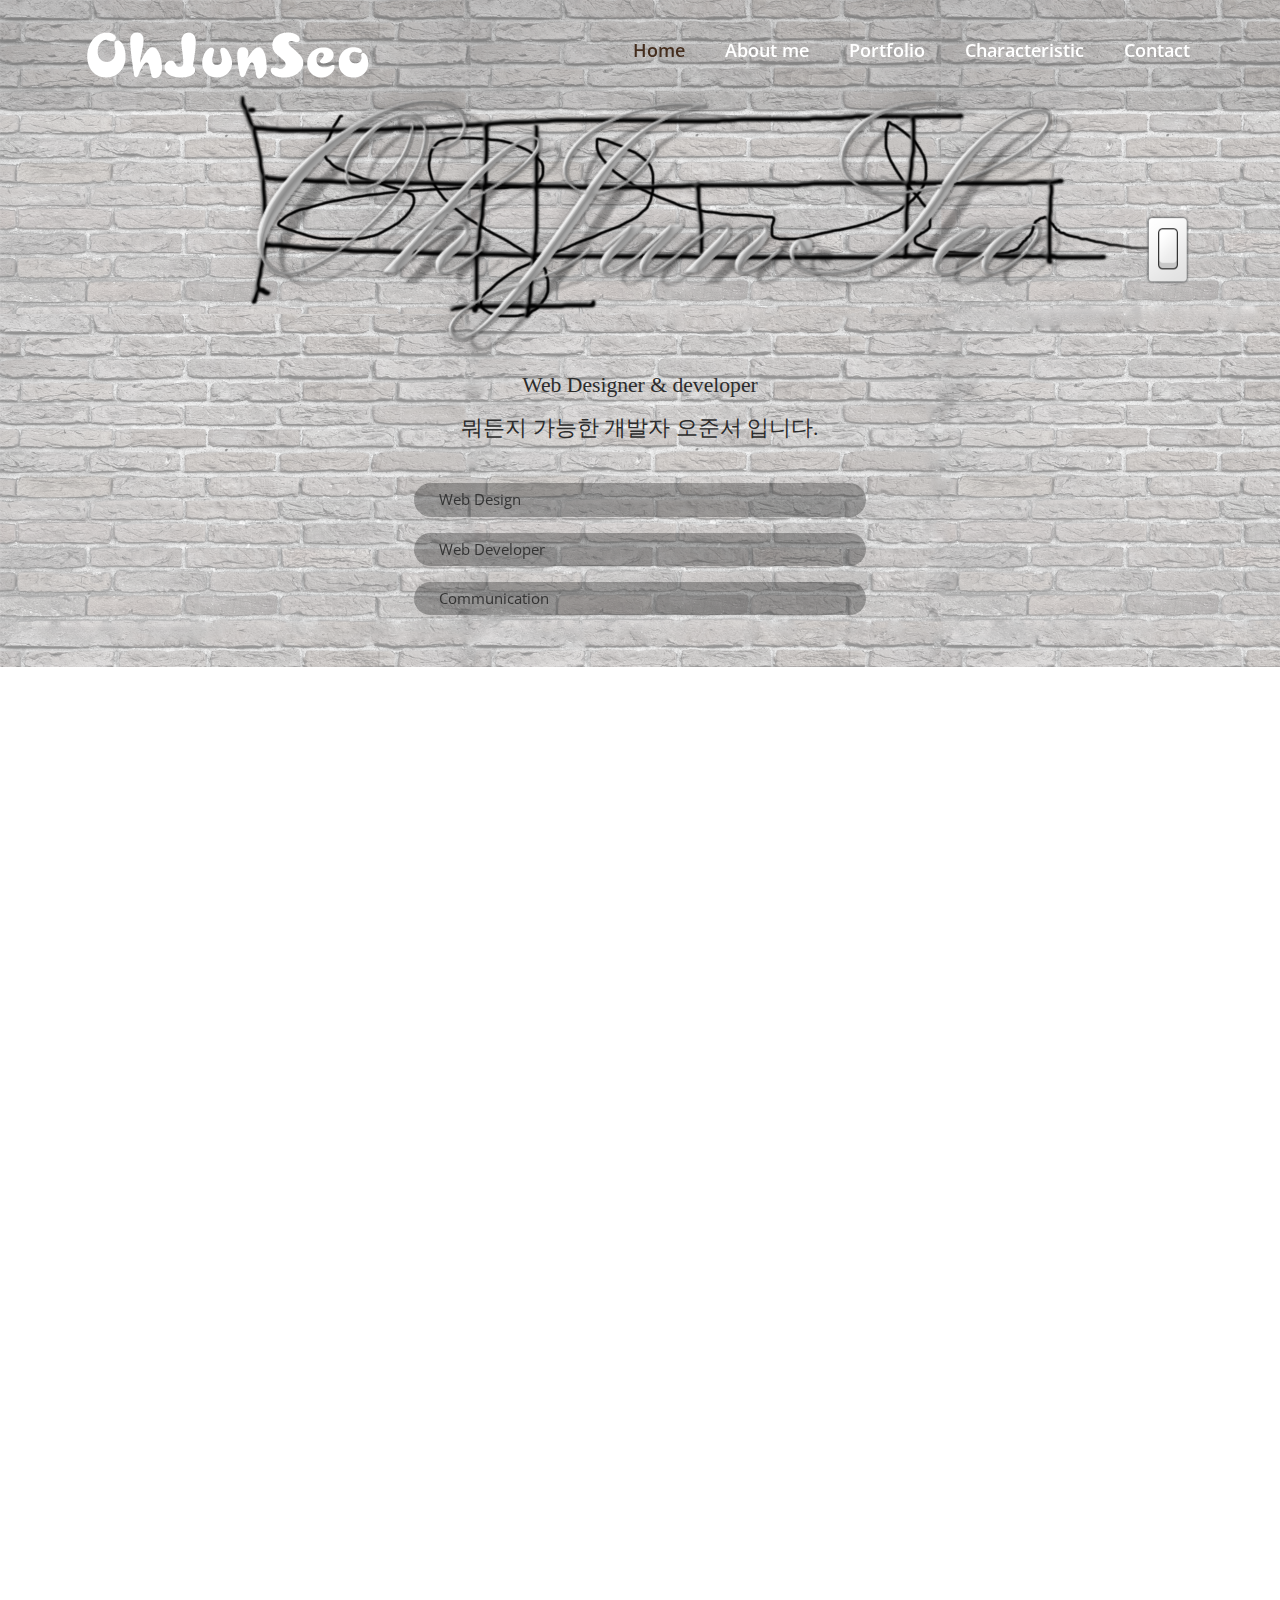
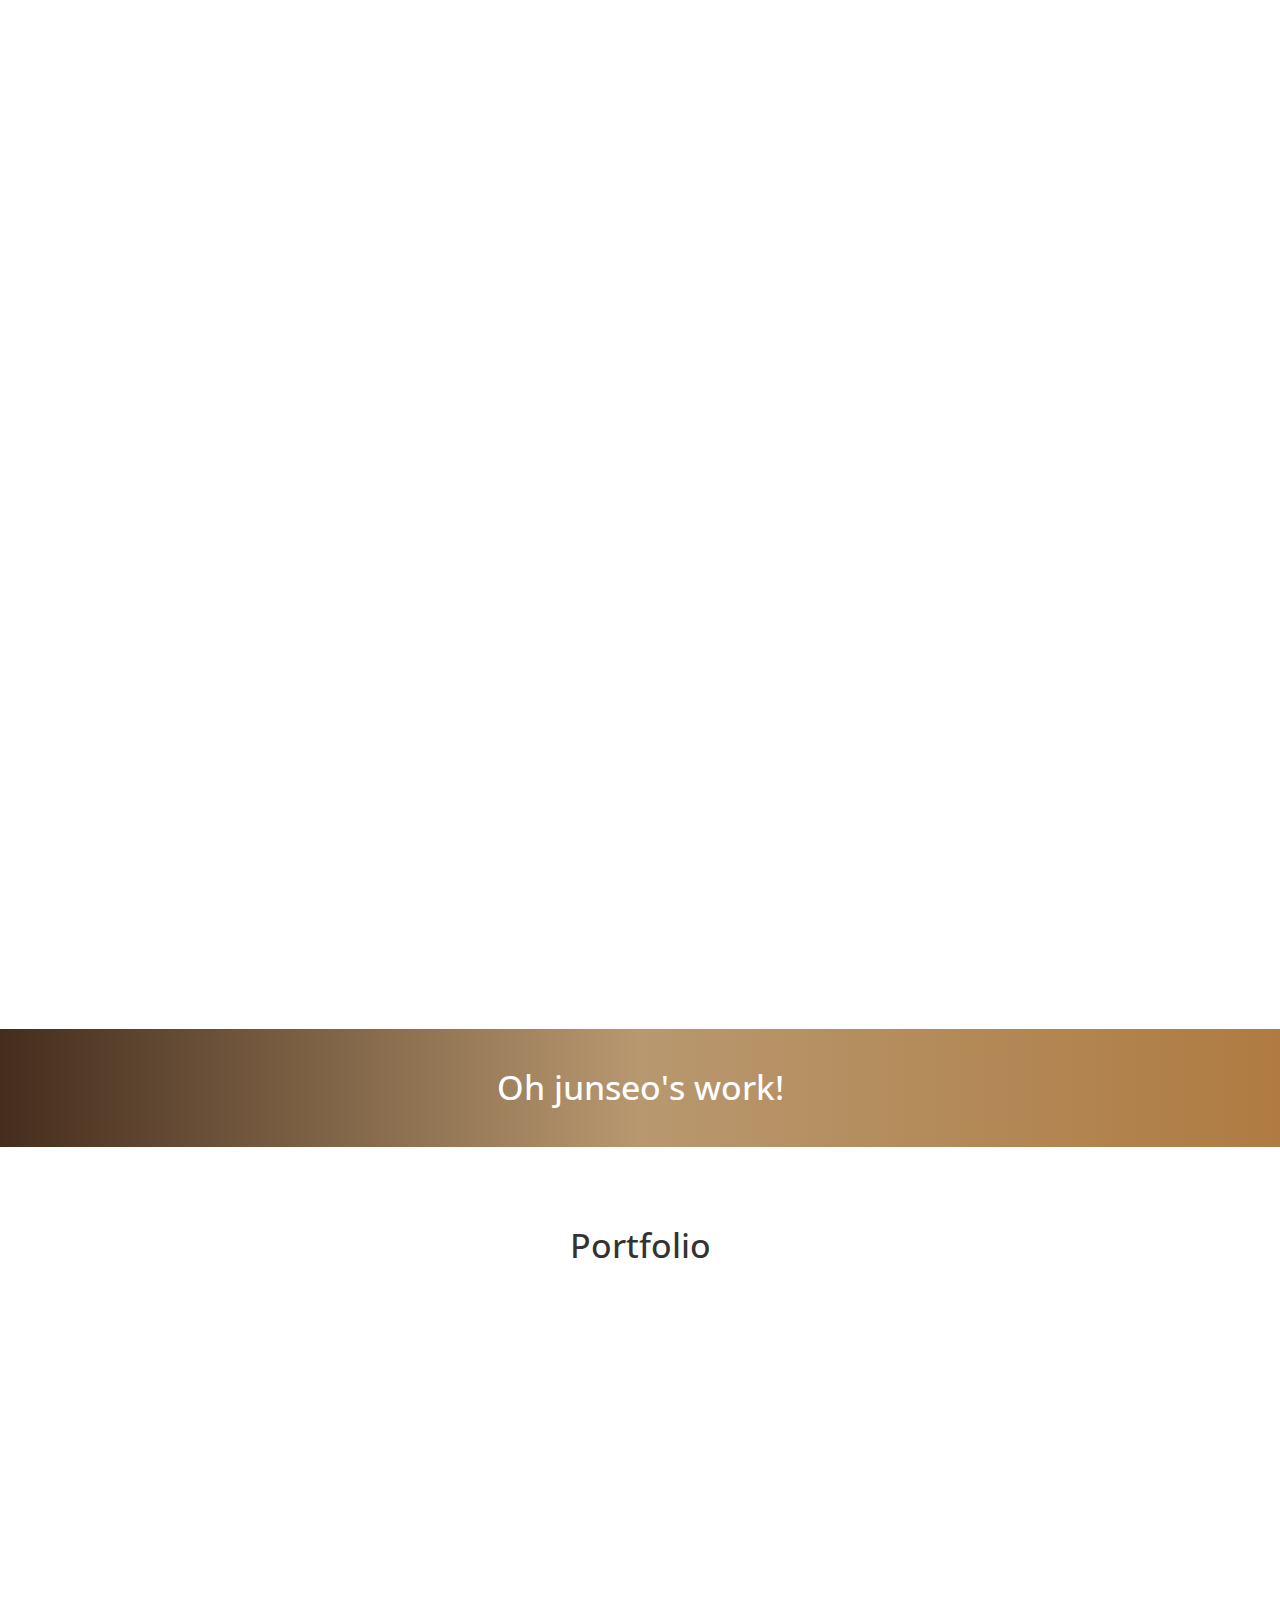
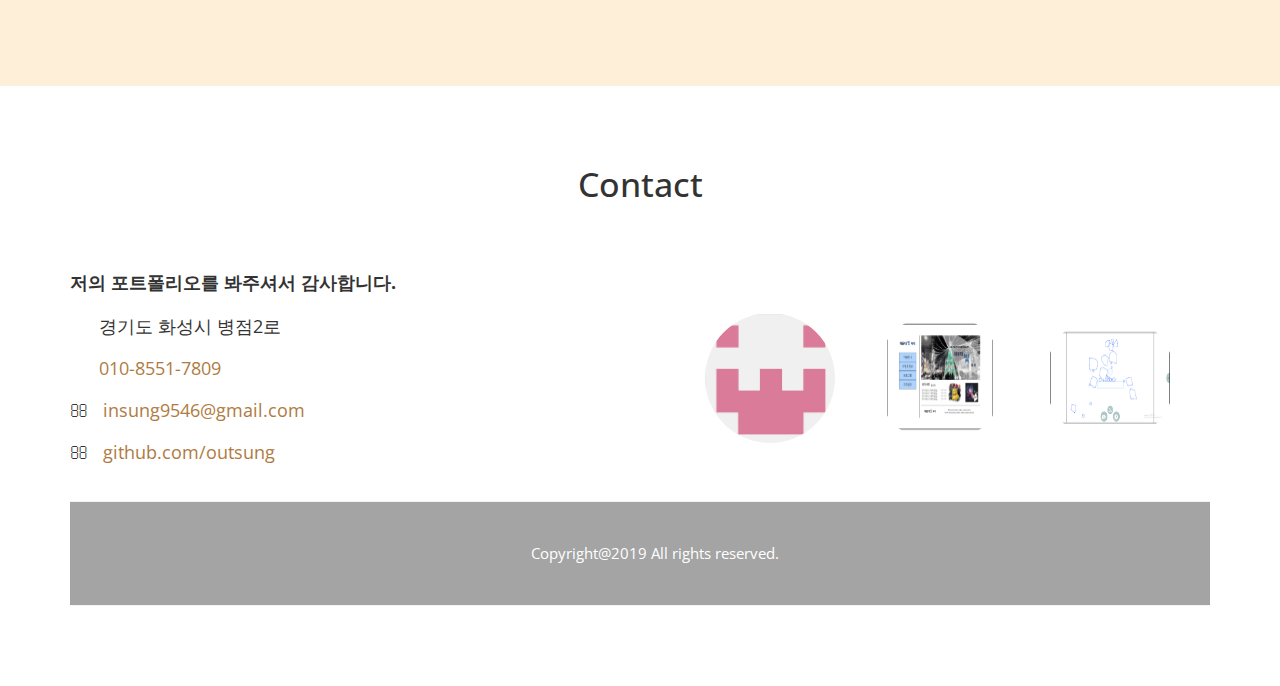
<file: portfolio/index.html>
<!DOCTYPE html>
<html lang="ko">
<head>
<meta name="viewport" content="width=device-width, initial-scale=1" charset="utf-8">
<title>오준서 포트폴리오</title>
<link href="http://fonts.googleapis.com/css?family=Open+Sans:400italic,700italic,400,700,300&amp;subset=latin,latin-ext" rel="stylesheet" type="text/css">
<link href="http://fonts.googleapis.com/css?family=Raleway:700,400,300" rel="stylesheet" type="text/css"/>
<link href="css/bootstrap.css" rel="stylesheet"/>
<link href="css/font-awesome.css" rel="stylesheet"/>
<link href="css/animations.css" rel="stylesheet"/>
<link href="css/style.css" rel="stylesheet"/>
<link href="css/animate.css"  rel="stylesheet"/>
<link href="css/habilidades.css"  rel="stylesheet"/>
</head>

<body class="no-trans" onresize="resize()">

<div class="scrollToTop"><i class="icon-up-open-big"></i></div>


<header class="header fixed clearfix navbar navbar-fixed-top">
  <div class="container">
    <div class="row">
      <div class="col-md-4">

        <div class="header-left clearfix">

          <div class="logo smooth-scroll"> <a href="#banner1"><img id="logo" src="img/logo.png" alt="오준서"></a> </div>

          <div class="site-name-and-slogan smooth-scroll">
            <div class="site-name"><a href="#banner1"></a></div>
          </div>
        </div>

      </div>
      <div class="col-md-8">

        <div class="header-right clearfix">

          <div class="main-navigation animated">

            <nav class="navbar navbar-default" role="navigation">
              <div class="container-fluid">

                <div class="navbar-header">
                  <button type="button" class="navbar-toggle" data-toggle="collapse" data-target="#navbar-collapse-1"> <span class="sr-only">Toggle navigation</span> <span class="icon-bar"></span> <span class="icon-bar"></span> <span class="icon-bar"></span> </button>
                  <a href="#banner1" class="navbar-brand hidden-md hidden-lg hidden-sm"><span style="display: inline; white-space: nowrap">ohjunseo</span></a> </div>

                <div class="collapse navbar-collapse scrollspy smooth-scroll" id="navbar-collapse-1">
                  <ul class="nav navbar-nav navbar-right">
                    <li class="active"><a href="#banner1">Home</a></li>
                    <li><a href="#about">About me</a></li>
                    <li><a href="#portfolio">Portfolio</a></li>
                    <li><a href="#clients">Characteristic</a></li>
                    <li><a href="#contact">Contact</a></li>
                  </ul>
                </div>
              </div>
            </nav>

          </div>

        </div>

      </div>
    </div>
  </div>
</header>

<div id="banner1" class="banner1">
  <div><img id="main" src="img/main.png" alt="main"></div>
  <div class="first">
    <div class="bora" data-animation-effect="fadeIn">
      <h1>Web Designer & developer<br>
        뭐든지 가능한 개발자 오준서 입니다.</h1>
    </div>
  </div>
  <section id="habilidades" class="habilidades" style="position:relative; top:-252px;">
    <div class="habilidades_contenedor container" id="bio-animate">
      <div class="row row-padded">
        <div class="col-md-12">
          <div class="row">
            <div id="codeconSkills">
              <p style="float: left;">Web Design</p>
              <div class="codeconSkillbar">
                <div id="" class="skillBar" skill-percentage="85%" skill-color="#fff568"> <span class="codeconSkillArea "></span> <span class="PercentText "></span> </div>
              </div>
            </div>
            <div id="codeconSkills">
              <p style="float: left;">Web Developer</p>
              <div class="codeconSkillbar">
                <div id="" class="skillBar" skill-percentage="90%" skill-color="#ccffcc" width="100px"> <span class="codeconSkillArea "></span> <span class="PercentText "></span> </div>
              </div>
            </div>
            <div id="codeconSkills">
              <p style="float: left;">Communication</p>
              <div class="codeconSkillbar">
                <div id="" class="skillBar" skill-percentage="95%" skill-color="#4de4f5"> <span class="codeconSkillArea "></span> <span class="PercentText "></span> </div>
              </div>
            </div>
          </div>
        </div>
      </div>
    </div>
  </section>
</div>

<div id="candyRoom"  onclick="powerClick()">
  <img src="img/switch.png">
</div>

<div class="section clearfix object-non-visible" data-animation-effect="fadeIn"  >
  <div class="container">
    <div class="row">
      <div class="col-md-12">
        <h1 id="about" class="title text-center">About <img src="img/logo2.png" alt="design company" style="white-space: nowrap; display: inline; margin-top:20px; margin-left:40px;"></h1>
        <div class="space"></div>
        <div class="row">
          <div class="col-md-5"> <img src="img/section-image-1.png" alt="crew">
            <div class="space"></div>
          </div>
          <div class="col-md-6 col-md-offset-1">
            <h2>디자인/개발/커뮤니케이션을 <br>
              중요시 생각하는 웹 개발자입니다.</h2>
            <p><br>
              사람을 생각하는 디자이너, 다양한 분야를 가리지 않고 배우는 웹 개발자입니다. <br>
              포토샵, 인디자인, 일러스트를 통해 디자인의 감각을 넓혔고, HTML, CSS, Javascript, React를 중심으로 웹 개발을 익혔습니다.<br>
              <BR>
              웹의 Front-end 뿐만 아니라 back-end까지 사용해보면서 협업 할 때 다양한 경험을 바탕으로 원활하게 작업 할 수 있습니다. 현재는 full-stack을 목표로 노력하고 있습니다. <br>
              <BR>
            </p>
            <ul class="list-unstyled">
              <li><i class="fa fa-caret-right pr-10 text-colored"></i> 2017.03 - 2020.01  안화고등학교 재학 및 졸업.</li>
              <li><i class="fa fa-caret-right pr-10 text-colored"></i> 2019.03 - 2019.12  [고려IT직업전문학교] 웹 컨텐츠 개발과 수료.</li>
            </ul>
          </div>
        </div>
        <div class="space"></div>
        <div class="space"></div>
        <div class="space"></div>
        <div class="row">
          <div class="col-md-5"> <img class="shadow1" src="img/webdesign.jpg" alt="성보라"> </div>
          <div class="col-md-7">
            <h2>저의 활동사항을 소개합니다.</h2>
            <div class="space"></div>
            <div class="panel-group" id="accordion" role="tablist" aria-multiselectable="true">
              <div class="panel panel-default">
                <div class="panel-heading" role="tab" id="headingOne">
                  <h4 class="panel-title"> <a data-toggle="collapse" data-parent="#accordion" href="#collapseOne" aria-expanded="true" aria-controls="collapseOne">
                    01. 다양한 분야 부터 시작...</a> </h4>
                </div>
                <div id="collapseOne" class="panel-collapse collapse in" role="tabpanel" aria-labelledby="headingOne">
                  <div class="panel-body"> (1) C 언어로 프로그래밍 처음 입문 후 넥슨 코딩대회 참가.<br>
                    (2) Python을 이용해 ComputerVision분야 AI를 주제로 사제동행 사다리 프로젝트 참가.<br>
                    (3) Python을 이용해 범죄차량 도주경로 예측을 주제로 메이커 대회에 참가.</div>
                </div>
              </div>
              <div class="panel panel-default">
                <div class="panel-heading" role="tab" id="headingTwo">
                  <h4 class="panel-title"> <a class="collapsed" data-toggle="collapse" data-parent="#accordion" href="#collapseTwo" aria-expanded="false" aria-controls="collapseTwo">
                    02. 웹 개발에 뛰어들다.</a> </h4>
                </div>
                <div id="collapseTwo" class="panel-collapse collapse" role="tabpanel" aria-labelledby="headingTwo">
                  <div class="panel-body"> 고려 IT 직업 전문 학교의 웹 컨텐츠 개발을 수료<br>
                    (1) Photoshop, Indesign, Illustrator 를 중심으로 웹 디자인을 배우고 익힘.<br>
                    (2) HTML, CSS, Javascript를 사용해 웹 사이트 제작.<br>
                    (3) React와 nodeJs를 사용해 더욱 다양한 방법, 체계적으로 웹 사이트 개발 및 관리<br>
                  </div>
                </div>
              </div>
              <div class="panel panel-default">
                <div class="panel-heading" role="tab" id="headingThree">
                  <h4 class="panel-title"> <a class="collapsed" data-toggle="collapse" data-parent="#accordion" href="#collapseThree" aria-expanded="false" aria-controls="collapseThree">
                    03. 새로운 도전.</a> </h4>
                </div>
                <div id="collapseThree" class="panel-collapse collapse" role="tabpanel" aria-labelledby="headingThree">
                  <div class="panel-body"> 웹 개발에 그치지 않고 어플리케이션 개발에도 관심을 가지게 됨.<br>
                    (1) React Native를 사용해 어플리케이션을 제작해봄.<br>
                    (2) AWS를 간단하게 사용하여 서버 쪽 구축. -예정-<br>
                  </div>
                </div>
              </div>
            </div>
          </div>
        </div>
      </div>
    </div>
  </div>
</div>
<div class="space"></div>
<div class="space"></div>
<div class="space"></div>

<div class="default-bg space blue" style="background-color:#09F; ">
  <div class="container">
    <div class="row">
      <div class="col-md-8 col-md-offset-2">
        <h1 class="text-center"  style="color:#fff;">Oh junseo's work!</h1>
      </div>
    </div>
  </div>
</div>

<div class="section">
  <div class="container">
    <h1 class="text-center title" id="portfolio">Portfolio</h1>
    <div class="separator"></div>
    <br>
    <div class="row object-non-visible" data-animation-effect="fadeIn">
      <div class="col-md-12">

        <div class="filters text-center">
          <ul class="nav nav-pills">
            <li class="active"><a href="#" data-filter="*">All</a></li>
            <li><a href="#" data-filter=".web">웹개발</a></li>
            <li><a href="#" data-filter=".photo">웹디자인</a></li>
            <li><a href="#" data-filter=".illust">앱개발</a></li>
          </ul>
        </div>

        <div class="isotope-container row grid-space-20">
          <div class="col-xs-12 col-sm-6 col-md-3 isotope-item photo">
            <div class="image-box">
              <div class="overlay-container"> <img src="img/portfolio-1.jpg" alt=""> <a class="overlay" data-toggle="modal" data-target="#project-1"> <i class="fa fa-search-plus"></i> <span>Abir-Tango 노래 표지 제작</span> </a> </div>
              <a class="btn btn-default btn-block" data-toggle="modal" data-target="#project-1">디자인</a> </div>
            <div class="modal fade" id="project-1" tabindex="-1" role="dialog" aria-labelledby="project-1-label" aria-hidden="true">
              <div class="modal-dialog modal-lg">
                <div class="modal-content">
                  <div class="modal-header">
                    <button type="button" class="close" data-dismiss="modal"><span aria-hidden="true">&times;</span><span class="sr-only">Close</span></button>
                    <h4 class="modal-title" id="project-1-label">Abir-Tango 노래 표지 제작</h4>
                  </div>
                  <div class="modal-body">
                    <div class="row">
                      <div class="col-md-12"> <img src="img/portfolio-1.jpg" alt=""/><br>
                      </div>
                    </div>
                  </div>
                  <div class="modal-footer">
                    <button type="button" class="btn btn-sm btn-default" data-dismiss="modal">Close</button>
                  </div>
                </div>
              </div>
            </div>
          </div>
          <div class="col-xs-12 col-sm-6 col-md-3 isotope-item web">
            <div class="image-box">
              <div class="overlay-container"> <img src="img/portfolio-2.jpg" alt=""> <a class="overlay" data-toggle="modal" data-target="#project-2"> <i class="fa fa-search-plus"></i> <span>TodoList 사이트</span> </a> </div>
              <a class="btn btn-default btn-block" data-toggle="modal" data-target="#project-2">웹개발</a> </div>
            <div class="modal fade" id="project-2" tabindex="-1" role="dialog" aria-labelledby="project-2-label" aria-hidden="true">
              <div class="modal-dialog modal-lg">
                <div class="modal-content">
                  <div class="modal-header">
                    <button type="button" class="close" data-dismiss="modal"><span aria-hidden="true">&times;</span><span class="sr-only">Close</span></button>
                    <h4 class="modal-title" id="project-2-label">TodoList 사이트 제작</h4>
                  </div>
                  <div class="modal-body">
                    <div class="row">
                      <div class="col-md-12"> <img src="img/portfolio-2.jpg" alt=""><BR>
                      </div>
                    </div>
                  </div>
                  <div class="modal-footer">
                    <button type="button" class="btn btn-sm btn-default" data-dismiss="modal">Close</button>
                    <div class="link"><a href="https://outsung.github.io/o3o-todolist/" target="_blank">TodoList</a></div>
                  </div>
                </div>
              </div>
            </div>
          </div>
          <div class="col-xs-12 col-sm-6 col-md-3 isotope-item web">
            <div class="image-box">
              <div class="overlay-container"> <img src="img/portfolio-3.jpg" alt=""> <a class="overlay" data-toggle="modal" data-target="#project-3"> <i class="fa fa-search-plus"></i> <span>웹디자인 예제</span> </a> </div>
              <a class="btn btn-default btn-block" data-toggle="modal" data-target="#project-3">웹개발</a> </div>
            <div class="modal fade" id="project-3" tabindex="-1" role="dialog" aria-labelledby="project-3-label" aria-hidden="true">
              <div class="modal-dialog modal-lg">
                <div class="modal-content">
                  <div class="modal-header">
                    <button type="button" class="close" data-dismiss="modal"><span aria-hidden="true">&times;</span><span class="sr-only">Close</span></button>
                    <h4 class="modal-title" id="project-3-label">웹 디자인 자격증 예제</h4>
                  </div>
                  <div class="modal-body">
                    <div class="row">
                      <div class="col-md-12"> <img src="img/portfolio-3.jpg" alt=""><BR>
                      </div>
                    </div>
                  </div>
                  <div class="modal-footer">
                    <button type="button" class="btn btn-sm btn-default" data-dismiss="modal">Close</button>
                    <div class="link"><a href="./html/web09.html" target="_blank">해운대 빛 축제</a></div>
                  </div>
                </div>
              </div>
            </div>
          </div>
          <div class="col-xs-12 col-sm-6 col-md-3 isotope-item web">
            <div class="image-box">
              <div class="overlay-container"> <img src="img/portfolio-4.jpg" alt=""> <a class="overlay" data-toggle="modal" data-target="#project-4"> <i class="fa fa-search-plus"></i> <span>물리엔진 시뮬레이터 사이트</span> </a> </div>
              <a class="btn btn-default btn-block" data-toggle="modal" data-target="#project-4">웹개발</a> </div>
            <div class="modal fade" id="project-4" tabindex="-1" role="dialog" aria-labelledby="project-4-label" aria-hidden="true">
              <div class="modal-dialog modal-lg">
                <div class="modal-content">
                  <div class="modal-header">
                    <button type="button" class="close" data-dismiss="modal"><span aria-hidden="true">&times;</span><span class="sr-only">Close</span></button>
                    <h4 class="modal-title" id="project-4-label">물리엔진 및 시뮬레이터 사이트 제작</h4>
                  </div>
                  <div class="modal-body">
                    <div class="row">
                      <div class="col-md-12"> <img src="img/portfolio-4.jpg" alt=""><BR>
                      </div>
                    </div>
                  </div>
                  <div class="modal-footer">
                    <button type="button" class="btn btn-sm btn-default" data-dismiss="modal">Close</button>
                    <div class="link"><a href="https://outsung.github.io/OutEngineEX/" target="_blank">OutEngine</a></div>
                  </div>
                </div>
              </div>
            </div>
          </div>
          <div class="col-xs-12 col-sm-6 col-md-3 isotope-item photo">
            <div class="image-box">
              <div class="overlay-container"> <img src="img/portfolio-5.jpg" alt=""> <a class="overlay" data-toggle="modal" data-target="#project-5"> <i class="fa fa-search-plus"></i> <span>사계절 디자인</span> </a> </div>
              <a class="btn btn-default btn-block" data-toggle="modal" data-target="#project-5">디자인</a> </div>
            <div class="modal fade" id="project-5" tabindex="-1" role="dialog" aria-labelledby="project-5-label" aria-hidden="true">
              <div class="modal-dialog modal-lg">
                <div class="modal-content">
                  <div class="modal-header">
                    <button type="button" class="close" data-dismiss="modal"><span aria-hidden="true">&times;</span><span class="sr-only">Close</span></button>
                    <h4 class="modal-title" id="project-5-label">사계절에 맞는 카드 제작</h4>
                  </div>
                  <div class="modal-body">
                    <div class="row">
                      <div class="col-md-12"> <img src="img/portfolio-5.jpg" alt=""><BR>
                      </div>
                    </div>
                  </div>
                  <div class="modal-footer">
                    <button type="button" class="btn btn-sm btn-default" data-dismiss="modal">Close</button>
                  </div>
                </div>
              </div>
            </div>
          </div>
          <div class="col-xs-12 col-sm-6 col-md-3 isotope-item photo">
            <div class="image-box">
              <div class="overlay-container"> <img src="img/portfolio-6.jpg" alt=""> <a class="overlay" data-toggle="modal" data-target="#project-6"> <i class="fa fa-search-plus"></i> <span>은하수를 주제로 입체적 디자인 제작</span> </a> </div>
              <a class="btn btn-default btn-block" data-toggle="modal" data-target="#project-6">디자인</a> </div>
            <div class="modal fade" id="project-6" tabindex="-1" role="dialog" aria-labelledby="project-6-label" aria-hidden="true">
              <div class="modal-dialog modal-lg">
                <div class="modal-content">
                  <div class="modal-header">
                    <button type="button" class="close" data-dismiss="modal"><span aria-hidden="true">&times;</span><span class="sr-only">Close</span></button>
                    <h4 class="modal-title" id="project-6-label">은하수를 주제로 입체적 디자인 제작</h4>
                  </div>
                  <div class="modal-body">
                    <div class="row">
                      <div class="col-md-12"> <img src="img/portfolio-6.jpg" alt=""><BR>
                      </div>
                    </div>
                  </div>
                  <div class="modal-footer">
                    <button type="button" class="btn btn-sm btn-default" data-dismiss="modal">Close</button>
                  </div>
                </div>
              </div>
            </div>
          </div>
          <div class="col-xs-12 col-sm-6 col-md-3 isotope-item photo">
            <div class="image-box">
              <div class="overlay-container"> <img src="img/portfolio-7.jpg" alt=""> <a class="overlay" data-toggle="modal" data-target="#project-7"> <i class="fa fa-search-plus"></i> <span>Teamfight Tactics를 별을 사용하여 디자인 제작 </span> </a> </div>
              <a class="btn btn-default btn-block" data-toggle="modal" data-target="#project-7">디자인</a> </div>
            <div class="modal fade" id="project-7" tabindex="-1" role="dialog" aria-labelledby="project-7-label" aria-hidden="true">
              <div class="modal-dialog modal-lg">
                <div class="modal-content">
                  <div class="modal-header">
                    <button type="button" class="close" data-dismiss="modal"><span aria-hidden="true">&times;</span><span class="sr-only">Close</span></button>
                    <h4 class="modal-title" id="project-7-label">Teamfight Tactics를 별을 사용하여 디자인 제작 </h4>
                  </div>
                  <div class="modal-body">
                    <div class="row">
                      <div class="col-md-12"> <img src="img/portfolio-7.jpg" alt=""><BR>
                      </div>
                    </div>
                  </div>
                  <div class="modal-footer">
                    <button type="button" class="btn btn-sm btn-default" data-dismiss="modal">Close</button>
                  </div>
                </div>
              </div>
            </div>
          </div>
          <div class="col-xs-12 col-sm-6 col-md-3 isotope-item illust">
            <div class="image-box">
              <div class="overlay-container"> <img src="img/portfolio-8.jpg" alt=""> <a class="overlay" data-toggle="modal" data-target="#project-8"> <i class="fa fa-search-plus"></i> <span>Bustop 어플 개발 - 진행중</span> </a> </div>
              <a class="btn btn-default btn-block" data-toggle="modal" data-target="#project-8">앱개발</a> </div>
            <div class="modal fade" id="project-8" tabindex="-1" role="dialog" aria-labelledby="project-8-label" aria-hidden="true">
              <div class="modal-dialog modal-lg">
                <div class="modal-content">
                  <div class="modal-header">
                    <button type="button" class="close" data-dismiss="modal"><span aria-hidden="true">&times;</span><span class="sr-only">Close</span></button>
                    <h4 class="modal-title" id="project-8-label">Bustop 어플 개발중</h4>
                  </div>
                  <div class="modal-body">
                    <div class="row">
                      <div class="col-md-12"> <img src="img/portfolio-8.jpg" alt=""><BR>
                      </div>
                    </div>
                  </div>
                  <div class="modal-footer">
                    <button type="button" class="btn btn-sm btn-default" data-dismiss="modal">Close</button>
                  </div>
                </div>
              </div>
            </div>
          </div>
          <div class="col-xs-12 col-sm-6 col-md-3 isotope-item web">
            <div class="image-box">
              <div class="overlay-container"> <img src="img/portfolio-9.jpg" alt=""> <a class="overlay" data-toggle="modal" data-target="#project-9"> <i class="fa fa-search-plus"></i> <span>웹 게임 개발 - 진행중</span> </a> </div>
              <a class="btn btn-default btn-block" data-toggle="modal" data-target="#project-9">웹개발</a> </div>
            <div class="modal fade" id="project-9" tabindex="-1" role="dialog" aria-labelledby="project-9-label" aria-hidden="true">
              <div class="modal-dialog modal-lg">
                <div class="modal-content">
                  <div class="modal-header">
                    <button type="button" class="close" data-dismiss="modal"><span aria-hidden="true">&times;</span><span class="sr-only">Close</span></button>
                    <h4 class="modal-title" id="project-9-label">간단한 웹 게임 개발중</h4>
                  </div>
                  <div class="modal-body">
                    <div class="row">
                      <div class="col-md-12"> <img src="img/portfolio-9.jpg" alt=""><BR>
                      </div>
                    </div>
                  </div>
                  <div class="modal-footer">
                    <button type="button" class="btn btn-sm btn-default" data-dismiss="modal">Close</button>
                    <div class="link"><a href="./html/webGame.html" target="_blank">webGame</a></div>
                  </div>
                </div>
              </div>
            </div>
          </div>
          <div class="col-xs-12 col-sm-6 col-md-3 isotope-item photo">
            <div class="image-box">
              <div class="overlay-container"> <img src="img/portfolio-10.jpg" alt=""> <a class="overlay" data-toggle="modal" data-target="#project-10"> <i class="fa fa-search-plus"></i> <span>킹스맨을 주제로 로고 제작</span> </a> </div>
              <a class="btn btn-default btn-block" data-toggle="modal" data-target="#project-10">디자인</a> </div>
            <div class="modal fade" id="project-10" tabindex="-1" role="dialog" aria-labelledby="project-10-label" aria-hidden="true">
              <div class="modal-dialog modal-lg">
                <div class="modal-content">
                  <div class="modal-header">
                    <button type="button" class="close" data-dismiss="modal"><span aria-hidden="true">&times;</span><span class="sr-only">Close</span></button>
                    <h4 class="modal-title" id="project-10-label">킹스맨을 주제로 로고 제작</h4>
                  </div>
                  <div class="modal-body">
                    <div class="row">
                      <div class="col-md-12"> <img src="img/portfolio-10.jpg" alt=""><BR>
                      </div>
                    </div>
                  </div>
                  <div class="modal-footer">
                    <button type="button" class="btn btn-sm btn-default" data-dismiss="modal">Close</button>
                  </div>
                </div>
              </div>
            </div>
          </div>
          <div class="col-xs-12 col-sm-6 col-md-3 isotope-item photo">
            <div class="image-box">
              <div class="overlay-container"> <img src="img/portfolio-11.jpg" alt=""> <a class="overlay" data-toggle="modal" data-target="#project-11"> <i class="fa fa-search-plus"></i> <span>농업인의 날 포스터 제작</span> </a> </div>
              <a class="btn btn-default btn-block" data-toggle="modal" data-target="#project-11">디자인</a> </div>
            <div class="modal fade" id="project-11" tabindex="-1" role="dialog" aria-labelledby="project-11-label" aria-hidden="true">
              <div class="modal-dialog modal-lg">
                <div class="modal-content">
                  <div class="modal-header">
                    <button type="button" class="close" data-dismiss="modal"><span aria-hidden="true">&times;</span><span class="sr-only">Close</span></button>
                    <h4 class="modal-title" id="project-11-label">농업인의 날 포스터 제작</h4>
                  </div>
                  <div class="modal-body">
                    <div class="row">
                      <div class="col-md-12"> <img src="img/portfolio-11.jpg" alt=""><BR>
                      </div>
                    </div>
                  </div>
                  <div class="modal-footer">
                    <button type="button" class="btn btn-sm btn-default" data-dismiss="modal">Close</button>
                  </div>
                </div>
              </div>
            </div>
          </div>
          <div class="col-xs-12 col-sm-6 col-md-3 isotope-item photo">
            <div class="image-box">
              <div class="overlay-container"> <img src="img/portfolio-12.jpg" alt=""> <a class="overlay" data-toggle="modal" data-target="#project-12"> <i class="fa fa-search-plus"></i> <span>미술 학원 포스터 제작</span> </a> </div>
              <a class="btn btn-default btn-block" data-toggle="modal" data-target="#project-12">디자인</a> </div>
            <div class="modal fade" id="project-12" tabindex="-1" role="dialog" aria-labelledby="project-12-label" aria-hidden="true">
              <div class="modal-dialog modal-lg">
                <div class="modal-content">
                  <div class="modal-header">
                    <button type="button" class="close" data-dismiss="modal"><span aria-hidden="true">&times;</span><span class="sr-only">Close</span></button>
                    <h4 class="modal-title" id="project-12-label">미술 학원 포스터 제작</h4>
                  </div>
                  <div class="modal-body">
                    <div class="row">
                      <div class="col-md-12"> <img src="img/portfolio-12.jpg" alt=""><BR>
                      </div>
                    </div>
                  </div>
                  <div class="modal-footer">
                    <button type="button" class="btn btn-sm btn-default" data-dismiss="modal">Close</button>
                  </div>
                </div>
              </div>
            </div>
          </div>
          <div class="col-xs-12 col-sm-6 col-md-3 isotope-item photo">
            <div class="image-box">
              <div class="overlay-container"> <img src="img/portfolio-13.jpg" alt=""> <a class="overlay" data-toggle="modal" data-target="#project-13"> <i class="fa fa-search-plus"></i> <span>오늘의 운세 제작</span> </a> </div>
              <a class="btn btn-default btn-block" data-toggle="modal" data-target="#project-13">디자인</a> </div>
            <div class="modal fade" id="project-13" tabindex="-1" role="dialog" aria-labelledby="project-13-label" aria-hidden="true">
              <div class="modal-dialog modal-lg">
                <div class="modal-content">
                  <div class="modal-header">
                    <button type="button" class="close" data-dismiss="modal"><span aria-hidden="true">&times;</span><span class="sr-only">Close</span></button>
                    <h4 class="modal-title" id="project-13-label">오늘의 운세 제작</h4>
                  </div>
                  <div class="modal-body">
                    <div class="row">
                      <div class="col-md-12"> <img src="img/portfolio-13.jpg" alt=""><BR>
                      </div>
                    </div>
                  </div>
                  <div class="modal-footer">
                    <button type="button" class="btn btn-sm btn-default" data-dismiss="modal">Close</button>
                  </div>
                </div>
              </div>
            </div>
          </div>
          <div class="col-xs-12 col-sm-6 col-md-3 isotope-item photo">
            <div class="image-box">
              <div class="overlay-container"> <img src="img/portfolio-14.jpg" alt=""> <a class="overlay" data-toggle="modal" data-target="#project-14"> <i class="fa fa-search-plus"></i> <span>나의 능력을 주제로 카드 제작</span> </a> </div>
              <a class="btn btn-default btn-block" data-toggle="modal" data-target="#project-14">디자인</a> </div>
            <div class="modal fade" id="project-14" tabindex="-1" role="dialog" aria-labelledby="project-14-label" aria-hidden="true">
              <div class="modal-dialog modal-lg">
                <div class="modal-content">
                  <div class="modal-header">
                    <button type="button" class="close" data-dismiss="modal"><span aria-hidden="true">&times;</span><span class="sr-only">Close</span></button>
                    <h4 class="modal-title" id="project-14-label">나의 능력을 주제로 카드 제작</h4>
                  </div>
                  <div class="modal-body">
                    <div class="row">
                      <div class="col-md-12"> <img src="img/portfolio-14.jpg" alt=""><BR>
                      </div>
                    </div>
                  </div>
                  <div class="modal-footer">
                    <button type="button" class="btn btn-sm btn-default" data-dismiss="modal">Close</button>
                  </div>
                </div>
              </div>
            </div>
          </div>
          <div class="col-xs-12 col-sm-6 col-md-3 isotope-item photo">
            <div class="image-box">
              <div class="overlay-container"> <img src="img/portfolio-15.jpg" alt=""> <a class="overlay" data-toggle="modal" data-target="#project-15"> <i class="fa fa-search-plus"></i> <span>전통차 박람회 포스터 제작</span> </a> </div>
              <a class="btn btn-default btn-block" data-toggle="modal" data-target="#project-15">디자인</a> </div>
            <div class="modal fade" id="project-15" tabindex="-1" role="dialog" aria-labelledby="project-15-label" aria-hidden="true">
              <div class="modal-dialog modal-lg">
                <div class="modal-content">
                  <div class="modal-header">
                    <button type="button" class="close" data-dismiss="modal"><span aria-hidden="true">&times;</span><span class="sr-only">Close</span></button>
                    <h4 class="modal-title" id="project-15-label">전통차 박람회 포스터 제작</h4>
                  </div>
                  <div class="modal-body">
                    <div class="row">
                      <div class="col-md-12"> <img src="img/portfolio-15.jpg" alt=""><BR>
                      </div>
                    </div>
                  </div>
                  <div class="modal-footer">
                    <button type="button" class="btn btn-sm btn-default" data-dismiss="modal">Close</button>
                  </div>
                </div>
              </div>
            </div>
          </div>
          <div class="col-xs-12 col-sm-6 col-md-3 isotope-item photo">
            <div class="image-box">
              <div class="overlay-container"> <img src="img/portfolio-16.jpg" alt=""> <a class="overlay" data-toggle="modal" data-target="#project-16"> <i class="fa fa-search-plus"></i> <span>수능 할인 포스터 제작</span> </a> </div>
              <a class="btn btn-default btn-block" data-toggle="modal" data-target="#project-16">디자인</a> </div>
            <div class="modal fade" id="project-16" tabindex="-1" role="dialog" aria-labelledby="project-16-label" aria-hidden="true">
              <div class="modal-dialog modal-lg">
                <div class="modal-content">
                  <div class="modal-header">
                    <button type="button" class="close" data-dismiss="modal"><span aria-hidden="true">&times;</span><span class="sr-only">Close</span></button>
                    <h4 class="modal-title" id="project-16-label">수능 할인 포스터 제작</h4>
                  </div>
                  <div class="modal-body">
                    <div class="row">
                      <div class="col-md-12"> <img src="img/portfolio-16.jpg" alt=""><BR>
                      </div>
                    </div>
                  </div>
                  <div class="modal-footer">
                    <button type="button" class="btn btn-sm btn-default" data-dismiss="modal">Close</button>
                  </div>
                </div>
              </div>
            </div>

          </div>
        </div>
      </div>


    </div>
  </div>
</div>


<div class="section hello" id="clients">
  <div class="container object-non-visible" data-animation-effect="fadeIn">
    <div class="col-md-12"><img src="img/hand.png" style="margin-bottom:50px;"></div>
    <div class="row">
      <div class="space"></div>
      <div class="col-md-4">
        <div class="media testimonial">
          <div class="media-left"> </div>
          <div class="media-body">
            <h3 class="media-heading">Better tomorrow!</h3>
            <blockquote>
              <p>어제보다 더 값진 오늘을 위해 노력합니다.</p>
            </blockquote>
          </div>
        </div>
      </div>
      <div class="col-md-4">
        <div class="media testimonial">
          <div class="media-left"> </div>
          <div class="media-body">
            <h3 class="media-heading">New learning!</h3>
            <blockquote>
              <p>새로운 내용을 배우고 활용하길 좋아합니다.</p>
            </blockquote>
          </div>
        </div>
      </div>
      <div class="col-md-4">
        <div class="media testimonial">
          <div class="media-left"> </div>
          <div class="media-body">
            <h3 class="media-heading">Creative!</h3>
            <blockquote>
              <p>항상 편견을 깨고 창의적인 생각을 위해 생각합니다.</p>
            </blockquote>
          </div>
        </div>
      </div>
    </div>
    <div class="row">
      <div class="col-md-4">
        <div class="media testimonial">
          <div class="media-left"> </div>
          <div class="media-body">
            <h3 class="media-heading">Attractive developer!</h3>
            <blockquote>
              <p>공감하고 소통하는 매력적인<br>
                웹 개발자 입니다.</p>
            </blockquote>
          </div>
        </div>
      </div>
      <div class="col-md-4">
        <div class="media testimonial">
          <div class="media-left"> </div>
          <div class="media-body">
            <h3 class="media-heading">Metacognition!</h3>
            <blockquote>
              <p>나 자신에 대한 지식을 쌓고,<br>
                생각해보는 시간을 가지는 것을 좋아합니다.</p>
            </blockquote>
          </div>
        </div>
      </div>
      <div class="col-md-4">
        <div class="media testimonial">
          <div class="media-left"> </div>
          <div class="media-body">
            <h3 class="media-heading">Analysis!</h3>
            <blockquote>
              <p>원인과 결과를 분석하길 좋아합니다.</p>
            </blockquote>
          </div>
        </div>
      </div>
    </div>
  </div>
  <div class="space"></div>
  <div class="space"></div>
  <div class="space"></div>


</div>



<footer id="footer">


  <div class="footer section">
    <div class="container">
      <h1 class="title text-center" id="contact">Contact</h1>
      <div class="space"></div>
      <div class="row">
        <div class="col-sm-6">
          <div class="footer-content">
            <h4 > 저의 포트폴리오를 봐주셔서 감사합니다. </h4>
            <ul class="list-icons">
              <li><i class="fa fa-map-marker pr-10"></i> 경기도 화성시 병점2로 </li>
              <li><i class="fa fa-phone pr-10"></i><a style="text-decoration: none;" href="tel:010-8551-7809"> 010-8551-7809 </a></li>
              <li><i class="fa fa-envelope-o pr-10"></i><a style="text-decoration: none;" href="mailto:insung9546@gmail.com"> insung9546@gmail.com </a></li>
              <li><i class="fa fa-envelope-o pr-10"></i><a style="text-decoration: none;" href="https://github.com/outsung" target="_blank"> github.com/outsung </a></li>
            </ul>
          </div>
        </div>
        <div id="new">
            <ul>
              <li><a href="https://github.com/outsung" target="_blank"><img src="img/footer.jpg"></a></li>
              <li><a href="./html/web09.html" target="_blank"><img src="img/portfolio-3.jpg"></a></li>
              <li><a href="https://outsung.github.io/OutEngineEX/" target="_blank"><img src="img/portfolio-4.jpg"></a></li>
            </ul>
          <div>
      </div>

    </div>
  </div>

  <div class="subfooter">
    <div class="container">
      <div class="row">
        <div class="col-md-12">
          <p class="text-center">Copyright@2019 All rights reserved.</p>
        </div>
      </div>
    </div>
  </div>

</footer>

<script src="https://ajax.googleapis.com/ajax/libs/jquery/3.1.1/jquery.min.js"></script>
<script type="text/javascript" src="js/jquery.min.js"></script>
<script type="text/javascript" src="js/bootstrap.min.js"></script>
<script type="text/javascript" src="js/modernizr.js"></script>
<script type="text/javascript" src="js/isotope.pkgd.min.js"></script>
<script type="text/javascript" src="js/jquery.backstretch.min.js"></script>
<script type="text/javascript" src="js/jquery.appear.js"></script>
<script type="text/javascript" src="js/template.js"></script>
<script type="text/javascript" src="js/jquery.skills.js"></script>
<script>
		$(document).ready(function() {
			$(".habilidades").skill();
		});
	</script>
</body>
</html>
</file>
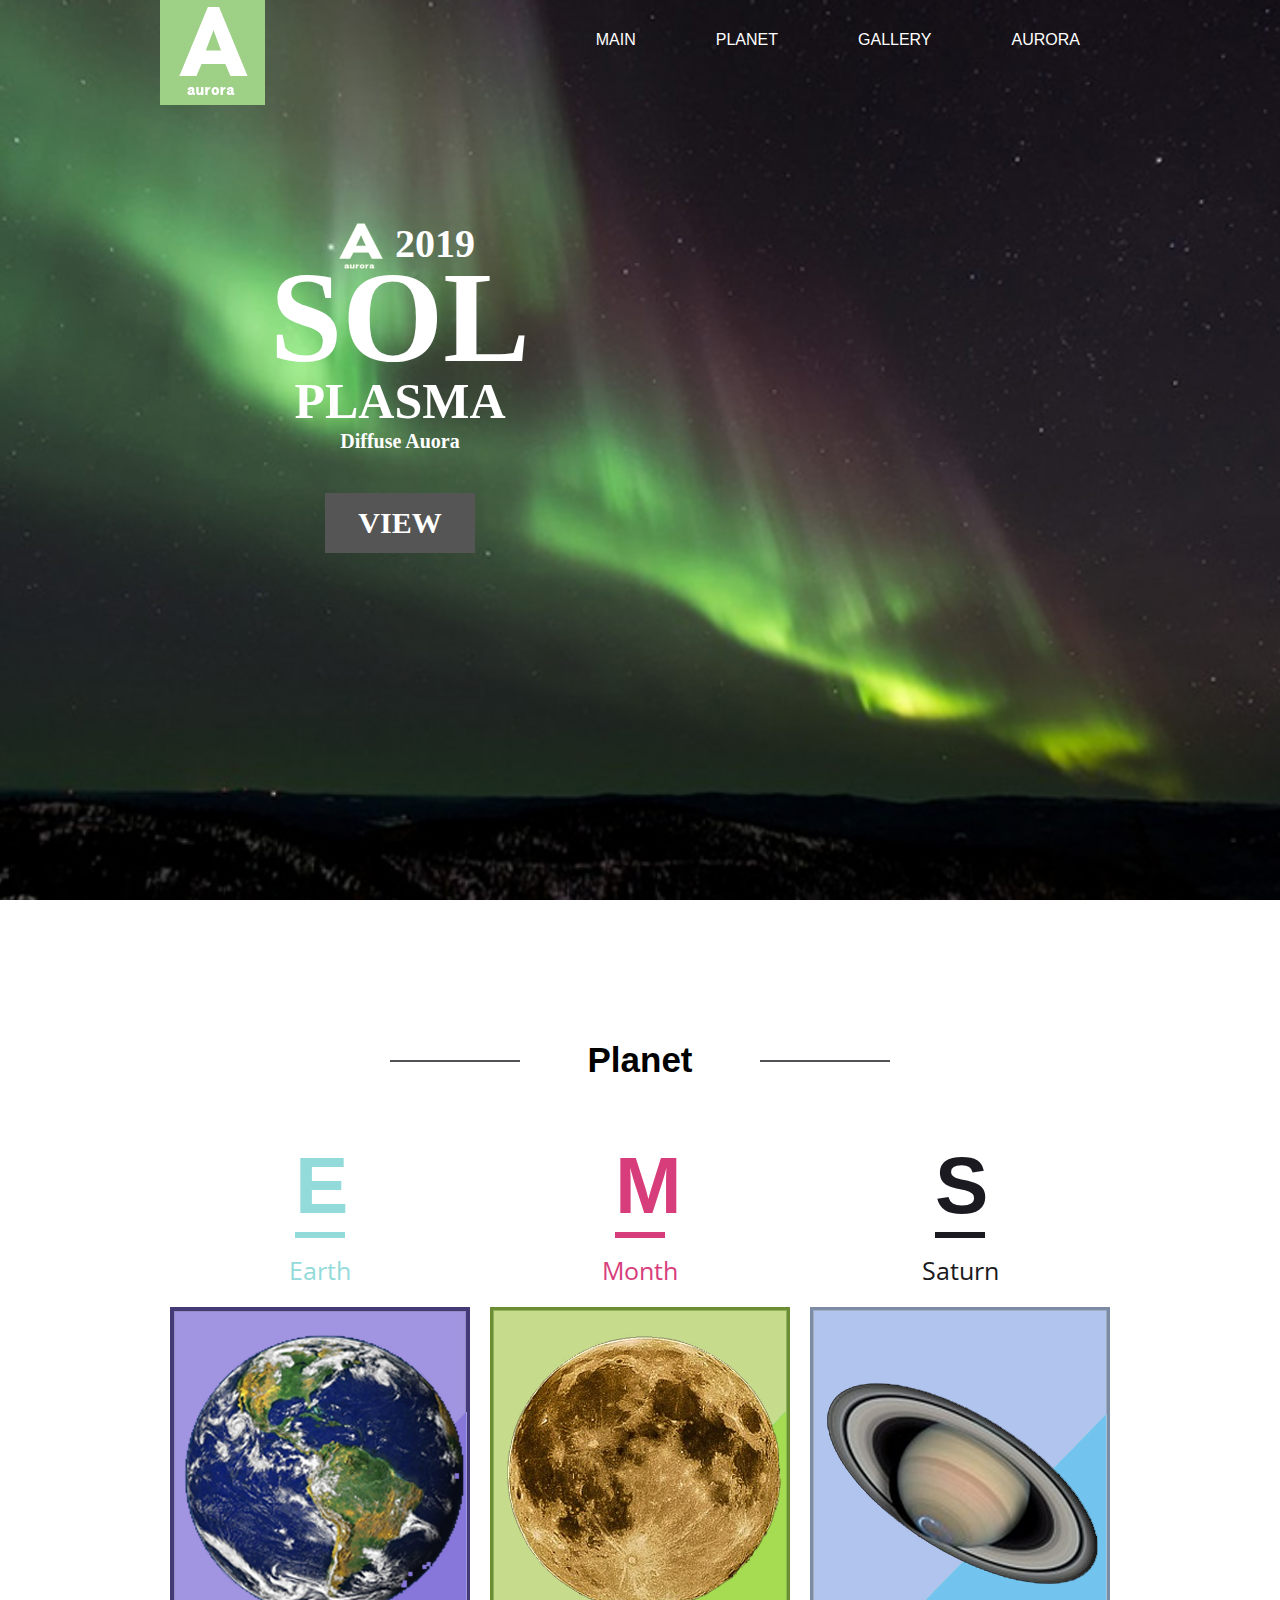
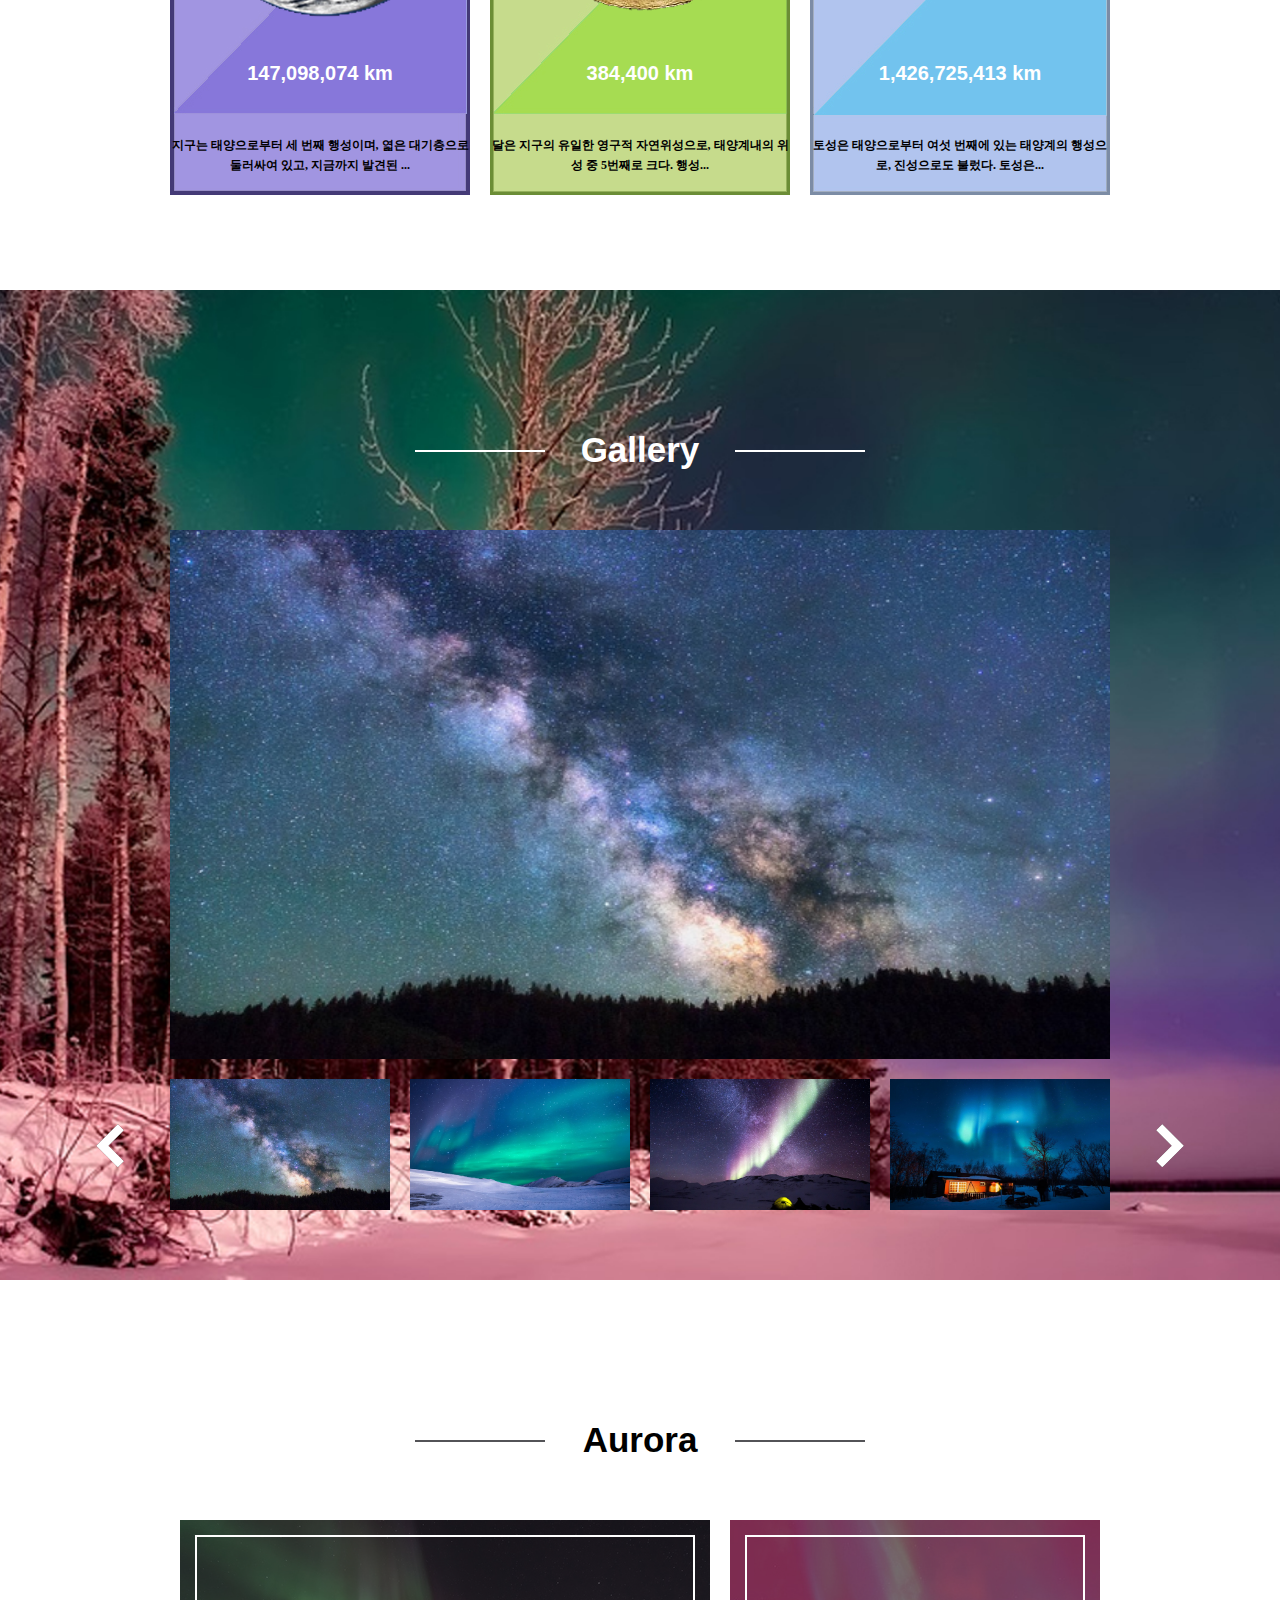
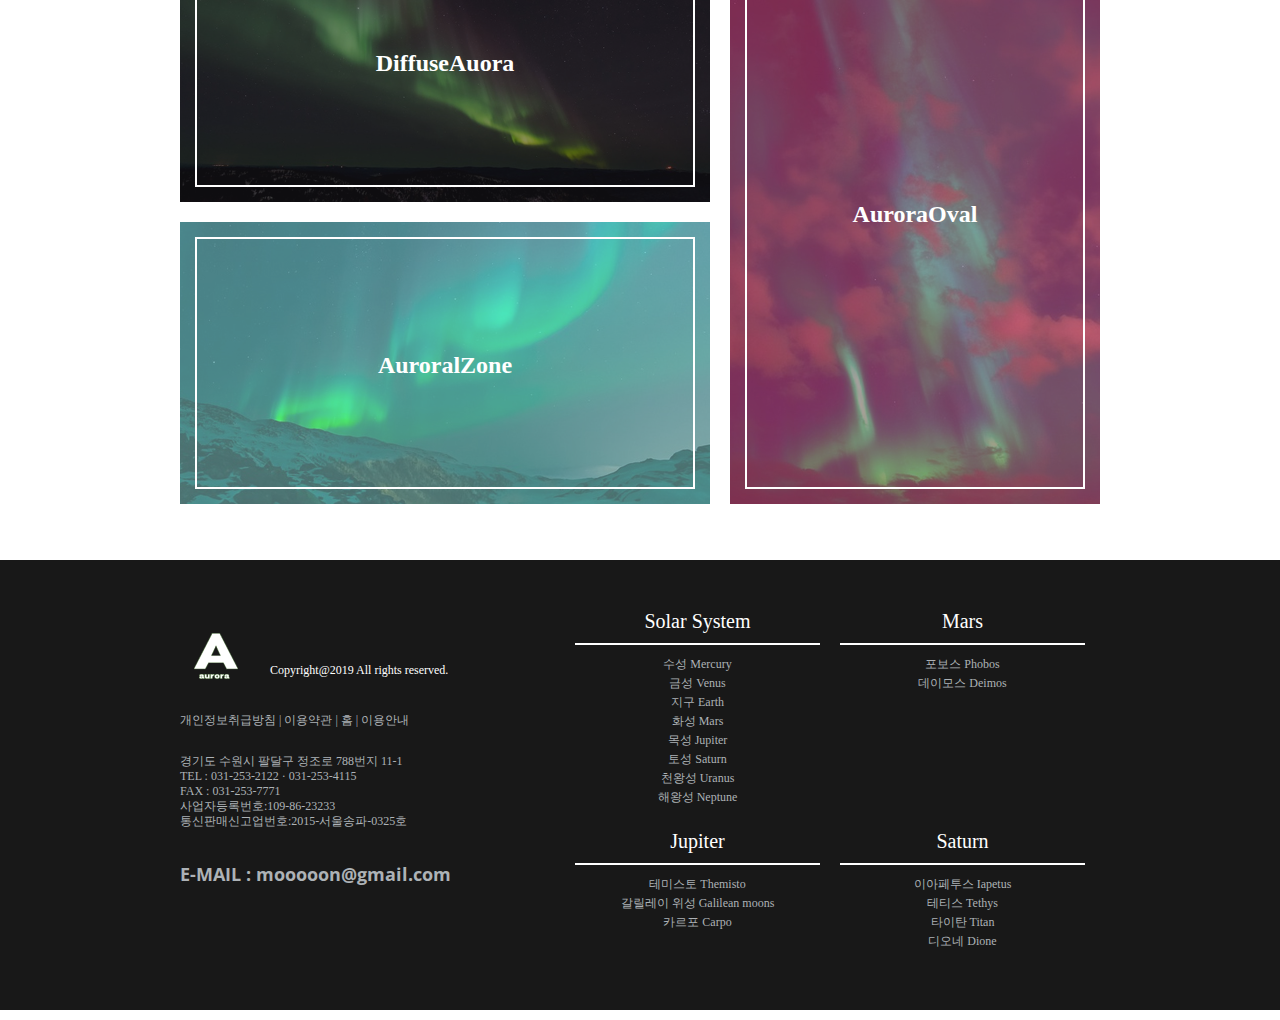
<file: site06/index.html>
﻿<!DOCTYPE html>
<html>
<head>
<title>자연</title>
<meta charset="utf-8"/>

<link rel="stylesheet" type="text/css" href="css/style.css" />
<script type="text/javascript" src="js/jquery-1.11.3.min.js"></script>
<script type="text/javascript" src="js/common.js"></script>
</head>
<body>
<header class="scroll_start">
  <div class="menu">
    <div class="wrapper">
      <h1><a href="#"><img src="img/logo.jpg"/></a></h1>
      <ul>
        <li><a href="#">Main</a></li>
        <li><a href="#">Planet</a></li>
        <li><a href="#">gallery</a></li>
        <li><a href="#">aurora</a></li>
      </ul>
    </div>
  </div>
  <div class="explain">
    <div class="wrapper2">
      <div class="logo2"><img src="img/logo2.png"/>2019</div>
      <h2>SOL</h2>
      <h3>PLASMA</h3>
      <p>Diffuse Auora</p>
      <div class="shop">VIEW</div>
    </div>
  </div>
</header>
<section class="scroll_start">

  <div class="wrapper3">
    <h2>Planet</h2>
    <div class="s1">
      <h3>E</h3>
      <p>Earth  </p>
      <div class="sback"> <img src="img/item01.png"/>
        <h4>147,098,074 km</h4>
        <p> 지구는 태양으로부터 세 번째 행성이며, 엷은 대기층으로 둘러싸여 있고, 지금까지 발견된 ...</p>
      </div>
    </div>
    <div class="e1">
      <h3>M</h3>
      <p>Month</p>
      <div class="eback"> <img src="img/item02.png"/>
        <h4>384,400 km</h4>
        <p>달은 지구의 유일한 영구적 자연위성으로, 태양계내의 위성 중 5번째로 크다. 행성...</p>
      </div>
    </div>
    <div class="b1">
      <h3>S</h3>
      <p>Saturn  </p>
      <div class="bback"> <img src="img/item03.png"/>
        <h4>1,426,725,413 km</h4>
        <p>토성은 태양으로부터 여섯 번째에 있는 태양계의 행성으로, 진성으로도 불렀다. 토성은...</p>
      </div>
    </div>
  </div>
</section>
<article class="scroll_start">
  <div class="wrapper4">
    <h2>Gallery</h2>
    <div class="contents">
      <div class="movie" id="changeset">
       <img src="img/gallery01.jpg"   />
      </div>
      <div class="slider">
        <ul class="picture">
          <li><img src="img/gallery01.jpg" /></li>
          <li><img src="img/gallery02.jpg" /></li>
          <li><img src="img/gallery03.jpg" /></li>
          <li><img src="img/gallery04.jpg" /></li>
          <li><img src="img/gallery05.jpg" /></li>
          <li><img src="img/gallery06.jpg" /></li>
          <li><img src="img/gallery07.jpg" /></li>
          <li><img src="img/gallery08.jpg" /></li>
        </ul>
      </div>
      <div class="button">
        <div class="prev"><img src="img/button_left.png" /></div>
        <div class="next"><img src="img/button_right.png" /></div>
      </div>
    </div>
  </div>
</article>
<div id="es" class="scroll_start" >
  <div class="wrapper5">
    <h2>Aurora</h2>
    <div class="inner">
      <div class="line">DiffuseAuora</div>
      <div class="outer"></div>
      <img src="img/es1.jpg"/> </div>
    <div class="inner2">
      <div class="line2">AuroraOval</div>
      <div class="outer2"></div>
      <img src="img/es3.jpg"/> </div>
    <div class="inner3">
      <div class="line">AuroralZone</div>
      <div class="outer3"></div>
      <img src="img/es2.jpg"/> </div>
  </div>
</div>
<footer class="scroll_start">
  <div class="wrapper6">
    <div class="area"> <img src="img/logo2.png"/>
      <p class="tx">Copyright@2019 All rights reserved.</p>
      <p class="tx2">개인정보취급방침 | 이용약관 | 홈 | 이용안내</p>
      <p class="tx3">경기도 수원시 팔달구 정조로 788번지 11-1<br/>
        TEL : 031-253-2122 · 031-253-4115 <br/>
        FAX : 031-253-7771<br/>
        사업자등록번호:109-86-23233<br/>
        통신판매신고업번호:2015-서울송파-0325호<br/>
        <span> E-MAIL : mooooon@gmail.com</span> </p>
    </div>
    <div class="area2">
      <div class="et">
        <div>Solar System</div>
        <ul>
          <li><a href="#!">수성 Mercury</a></li>
          <li><a href="#!">금성 Venus</a></li>
          <li><a href="#!">지구 Earth</a></li>
          <li><a href="#!"> 화성 Mars</a></li>
          <li><a href="#!">목성 Jupiter</a></li>
          <li><a href="#!"> 토성 Saturn</a></li>
          <li><a href="#!"> 천왕성 Uranus</a></li>
          <li><a href="#!"> 해왕성 Neptune</a></li>
        </ul>
      </div>
      <div class="et2">
        <div>Mars</div>
        <ul>
          <li><a href="#!">포보스 Phobos </a></li>
          <li><a href="#!">데이모스 Deimos </a></li>
        </ul>
      </div>
      <div class="et3">
        <div>Jupiter</div>
        <ul>
          <li><a href="#!">테미스토 Themisto</a></li>
          <li><a href="#!">갈릴레이 위성 Galilean moons</a></li>
          <li><a href="#!">카르포 Carpo</a></li>
        </ul>
      </div>
      <div class="et4">
        <div>Saturn</div>
        <ul>
          <li><a href="#!">이아페투스 Iapetus</a></li>
          <li><a href="#!"> 테티스  Tethys </a></li>
          <li><a href="#!">타이탄 Titan </a></li>
          <li><a href="#!"> 디오네 Dione </a></li>
        </ul>
      </div>
    </div>
  </div>
</footer>
</body>
</html>
</file>
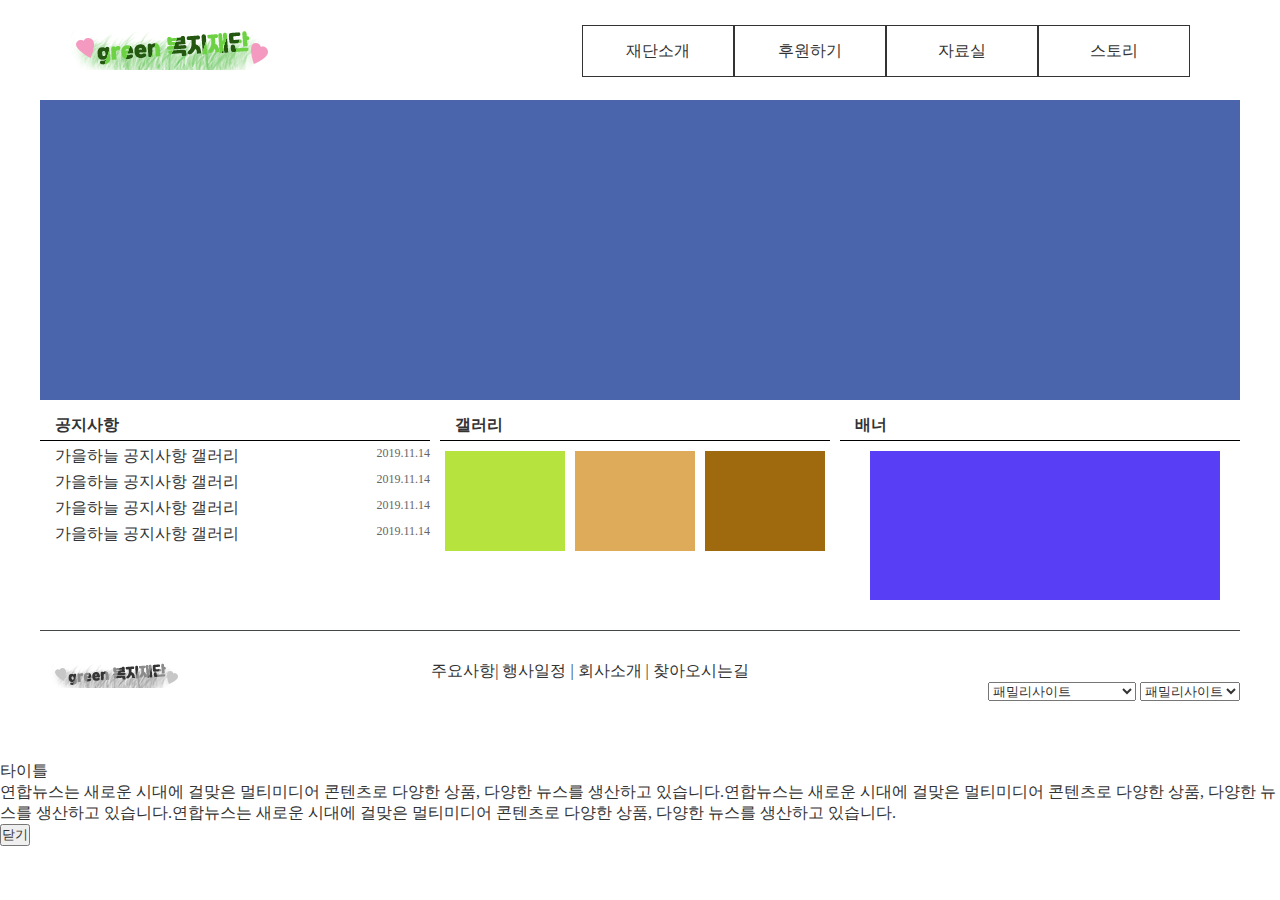
<file: web02/index.html>
<!DOCTYPE>
<html>
<head>
<meta http-equiv="Content-Type" content="text/html; charset=utf-8" />
<title>Green복지재단</title>
<link href="css/style.css" rel="stylesheet" type="text/css" />
<script src="js/jquery-1.12.4.min.js" type="text/javascript"></script>
<script src="js/common.js" type="text/javascript"></script>
</head>

<body>
<div class="site">
  <header>
    <div>
      <h2>로고</h2>
      <img src="img/logo.png" alt="logo"/> </div>
    <nav>
      <h2>메뉴</h2>
      <ul>
        <li><a href="#">재단소개</a>
          <ul>
            <li><a href="#">설립취지</a></li>
            <li><a href="#">연혁</a></li>
            <li><a href="#">찾아오시는길</a></li>
          </ul>
        </li>
        <li><a href="#">후원하기</a>
          <ul>
            <li><a href="#">설립취지</a></li>
            <li><a href="#">연혁</a></li>
            <li><a href="#">찾아오시는길</a></li>
          </ul>
        </li>
        <li><a href="#">자료실</a>
          <ul>
            <li><a href="#">설립취지</a></li>
            <li><a href="#">연혁</a></li>
            <li><a href="#">찾아오시는길</a></li>
          </ul>
        </li>
        <li><a href="#">스토리</a>
          <ul>
            <li><a href="#">설립취지</a></li>
            <li><a href="#">연혁</a></li>
            <li><a href="#">찾아오시는길</a></li>
          </ul>
        </li>
      </ul>
    </nav>
  </header>
  <div class="slide">
    <h2>이미지 슬라이드</h2>
    <ul>
      <li><img src="img/slide01.jpg" alt="slide01"/></li>
      <li><img src="img/slide02.jpg" alt="slide02"/></li>
      <li><img src="img/slide03.jpg" alt="slide03"/></li>
    </ul>
  </div>
  <div class="contents">
    <div class="c1">
      <h2>공지사항</h2>
      <ul>
        <li> <a href="#"> 가을하늘 공지사항 갤러리</a><span>2019.11.14</span> </li>
        <li> <a href="#"> 가을하늘 공지사항 갤러리</a><span>2019.11.14</span> </li>
        <li> <a href="#"> 가을하늘 공지사항 갤러리</a><span>2019.11.14</span> </li>
        <li> <a href="#"> 가을하늘 공지사항 갤러리</a><span>2019.11.14</span> </li>
      </ul>
    </div>
    <div class="c2">
      <h2>갤러리</h2>
      <ul>
        <li><a href="#"><img src="img/gallery01.jpg" alt="gallery01"/></a></li>
        <li><a href="#"><img src="img/gallery02.jpg" alt="gallery02"/></a></li>
        <li><a href="#"><img src="img/gallery03.jpg" alt="gallery03"/></a></li>
      </ul>
    </div>
    <div class="c3">
      <h2>배너</h2>
      <a href="#"><img src="img/banner.jpg" alt="banner"/></a> </div>
  </div>
  <footer>
    <div class="e1">
      <h2>카피로고</h2>
      <a href="#"><img src="img/copylogo.png" alt="copylogo"/></a> </div>
    <div class="e2">
      <h2>카피라이트</h2>
      주요사항| 행사일정 | 회사소개 | 찾아오시는길 </div>
    <div class="e3">
      <h2>패밀리사이트</h2>
      <select onChange="window.open(this.value);">
        <option value="">패밀리사이트</option>
        <option>패밀리사이트 option2</option>
        <option>패밀리사이트 option3</option>
      </select>
      <select onchange="window.open(this.value);"> 
        <option>패밀리사이트</option>
        <option value="http://naver.com/">네이버</option>
        <option value="http://daum.net/">다음</option>
        <option value="http://google.com/">구글</option>
      </select>
    </div>
  </footer>
</div>
<div class="popup">
  <dl>
    <dt>타이틀</dt>
    <dd>연합뉴스는 새로운 시대에 걸맞은 멀티미디어 콘텐츠로 다양한 상품, 다양한 뉴스를 생산하고 있습니다.연합뉴스는 새로운 시대에 걸맞은 멀티미디어 콘텐츠로 다양한 상품, 다양한 뉴스를 생산하고 있습니다.연합뉴스는 새로운 시대에 걸맞은 멀티미디어 콘텐츠로 다양한 상품, 다양한 뉴스를 생산하고 있습니다.</dd>
    <button>닫기</button>
  </dl>
</div>
</body>
</html>
</file>
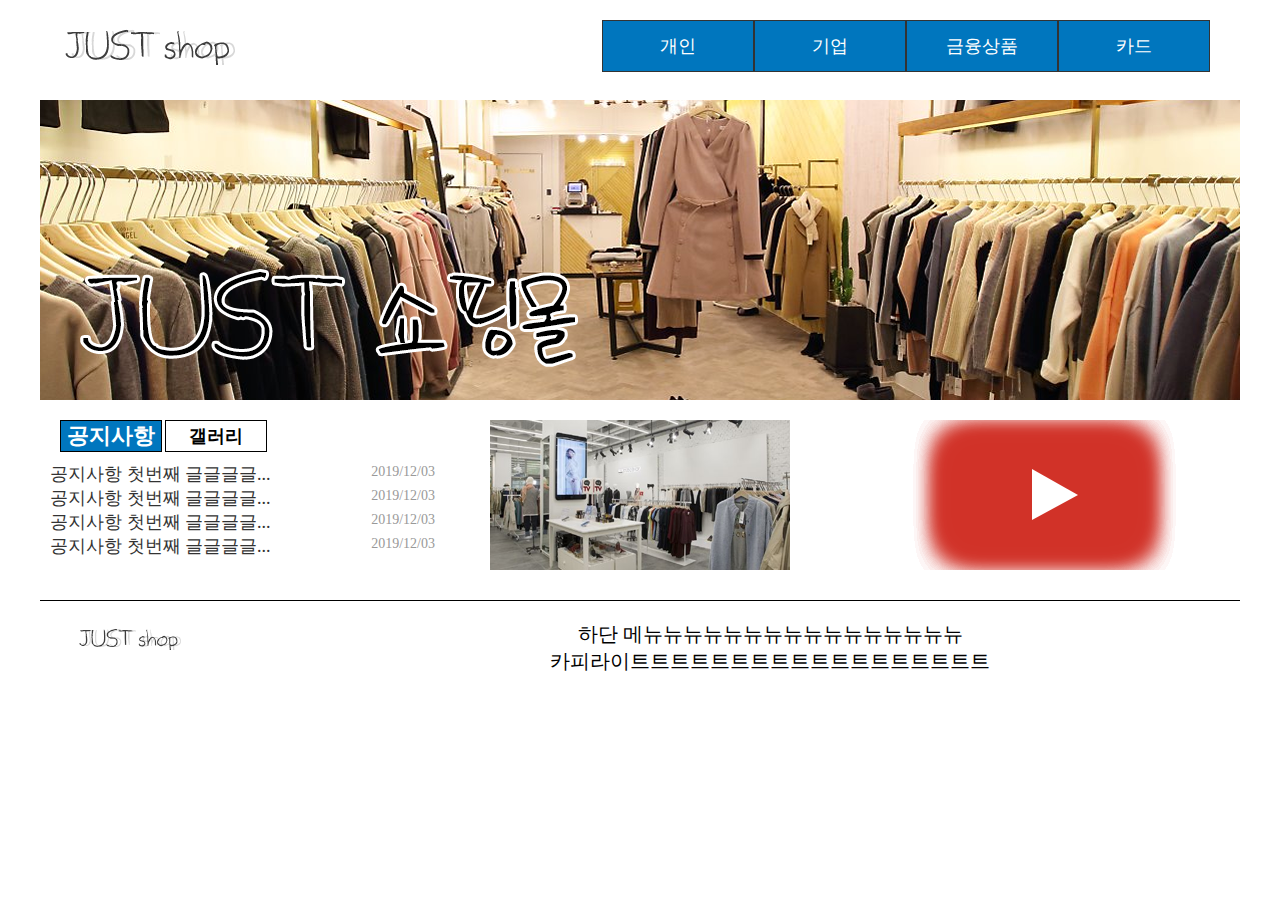
<file: web05/index.html>
<!DOCTYPE>
<html>
<head>
  <meta http-equiv="Content-Type" content="text/html; charset=utf-8" />
  <title>대한은행</title>
  <link href="css/style.css" type="text/css" rel="stylesheet"/>
  <script src="js/jquery-1.12.4.min.js" type="text/javascript"></script>
  <script src="js/common.js" type="text/javascript"></script>
</head>

<body>
<div class="site">
  <header>
    <div class="logo">
      <h2>로고</h2>
      <a href="#"><img src="img/logo.png" alt="logo"/></a></div>
    <nav>
      <h2>메뉴</h2>
      <ul>
        <li><a href="#">개인</a>
          <ul>
            <li><a href="#">조회</a></li>
            <li><a href="#">이체</a></li>
            <li><a href="#">공과금</a></li>
            <li><a href="#">예금/신탁</a></li>
          </ul>
        </li>
        <li><a href="#">기업</a>
          <ul>
            <li><a href="#">조회</a></li>
            <li><a href="#">이체</a></li>
            <li><a href="#">전자결재</a></li>
            <li><a href="#">수표/어음</a></li>
          </ul>
        </li>
        <li><a href="#">금융상품</a>
          <ul>
            <li><a href="#">저축상품</a></li>
            <li><a href="#">대출상품</a></li>
            <li><a href="#">투자상품</a></li>
          </ul>
        </li>
        <li><a href="#">카드</a>
          <ul>
            <li><a href="#">카드 정보</a></li>
            <li><a href="#">카드 신천</a></li>
            <li><a href="#">이용내역조회</a></li>
          </ul>
        </li>
      </ul>
    </nav>
  </header>
  <div class="slide">
    <h2>슬라이드</h2>
    <ul>
      <li><a href="#"><img src="img/slider01.png" alt="slide01"/></a></li>
      <li><a href="#"><img src="img/slider02.png" alt="이미지설명"/></a></li>
      <li><a href="#"><img src="img/slider03.png" alt="이미지설명"/></a></li>
    </ul>
  </div>
  <div class="contents">
    <div class="c1">
      <div class="notice">
        <h2 class="on">공지사항</h2>
        <ul>
          <li class="popuplink"><a href="#">공지사항 첫번째 글글글글...</a><span>2019/12/03</span></li>
          <li><a href="#">공지사항 첫번째 글글글글...</a><span>2019/12/03</span></li>
          <li><a href="#">공지사항 첫번째 글글글글...</a><span>2019/12/03</span></li>
          <li><a href="#">공지사항 첫번째 글글글글...</a><span>2019/12/03</span></li>
        </ul>
      </div>
      <div class="gallery">
        <h2>갤러리</h2>
        <ul>
          <li><a href="#"><img src="img/ga01.png" alt="이미지설명"/></a></li>
          <li><a href="#"><img src="img/ga02.png" alt="이미지설명"/></a></li>
          <li><a href="#"><img src="img/ga03.png" alt="이미지설명"/></a></li>
        </ul>
      </div>
    </div>
    <div class="c2">
      <h2>배너</h2>
      <img src="img/banner.png" alt="이미지설명"/></div>
    <div class="c3">
      <h2>바로가기</h2>
      <a href="#"><img src="img/link.png" alt="이미지설명"/></a></div>
  </div>
  <footer>
    <div class="d1">
      <h2>하단로고</h2>
      <a href="#"><img src="img/graylogo.png" alt="이미지설명"/></a> </div>
    <div class="d2">
      <h2>하단메뉴</h2>
      하단 메뉴뉴뉴뉴뉴뉴뉴뉴뉴뉴뉴뉴뉴뉴뉴뉴 </div>
    <div class="d3">
      <h2>카피라이트</h2>
      카피라이트트트트트트트트트트트트트트트트트트 </div>
  </footer>
</div>
<div class="popup">
  <h2>팝업창</h2>
  <dl>
    <dt>제목목목목목</dt>
    <dd>내용용용용용용용용용용용용용용용용</dd>
  	<button>닫기</button>
  </dl>
</div>
</body>
</html>
</file>
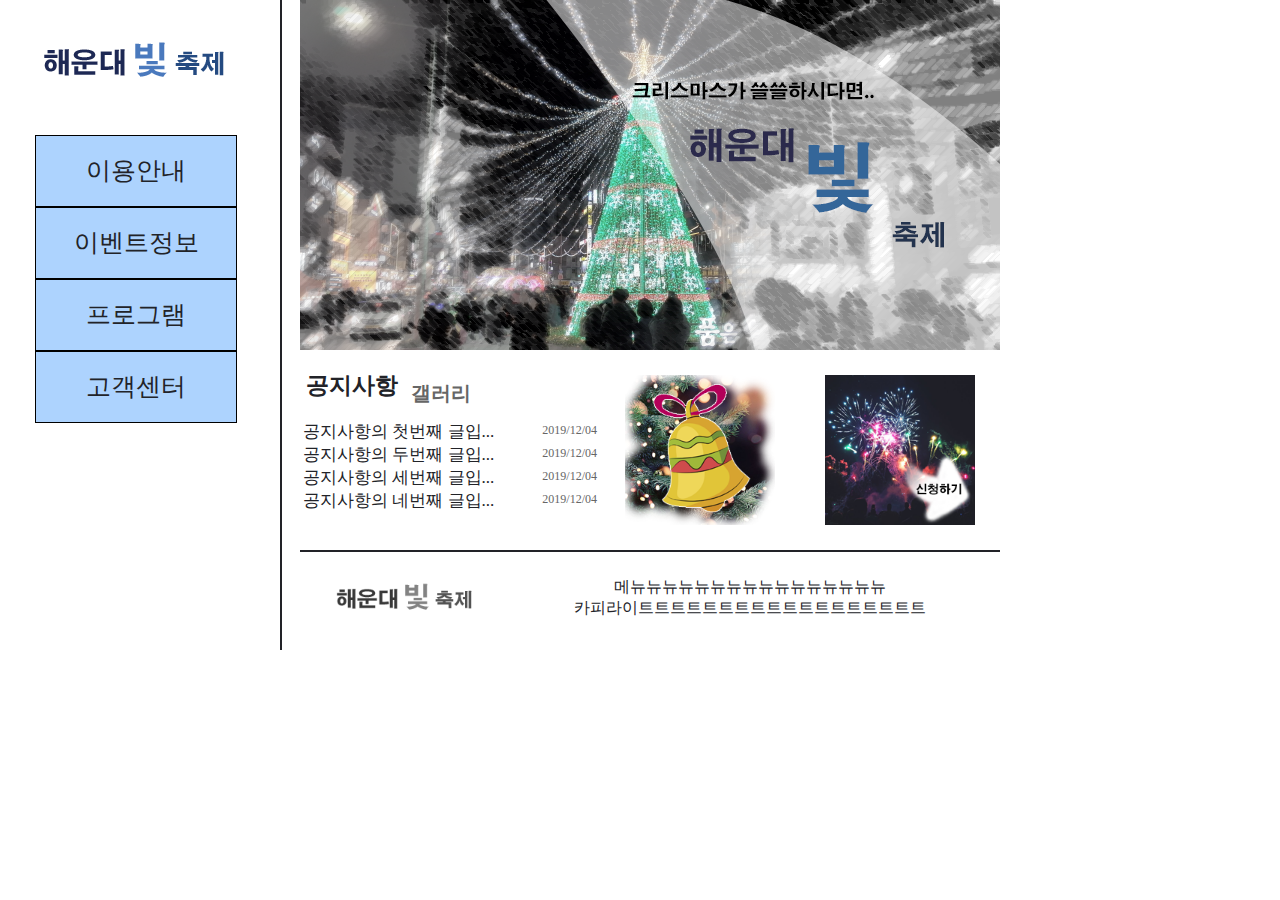
<file: web09/index.html>
<!DOCTYPE>
<html>
<head>
<meta http-equiv="Content-Type" content="text/html; charset=utf-8" />
<link href="css/style.css" type="text/css" rel="stylesheet"/>
<script src="js/jquery-1.12.4.min.js" type="text/javascript"></script>
<script src="js/common.js" type="text/javascript"></script>
<title>해운대 빛 축제</title>
</head>

<body>
<div class="site">
  <header>
    <div class="logo">
      <h2>로고</h2>
      <a href="#"><img src="img/logo.png" alt="logo"/></a> </div>
    <nav>
      <h2>네비게이션</h2>
      <ul>
        <li> <a href="#">이용안내</a>
          <ul>
            <li><a href="#">이용방법</a></li>
            <li><a href="#">이용시간</a></li>
            <li><a href="#">이용요금</a></li>
          </ul>
        </li>
        <li> <a href="#">이벤트정보</a>
          <ul>
            <li><a href="#">현장이벤트</a></li>
            <li><a href="#">온라인이벤트</a></li>
            <li><a href="#">이벤트예약</a></li>
          </ul>
        </li>
        <li> <a href="#">프로그램</a>
          <ul>
            <li><a href="#">프로그램안내</a></li>
            <li><a href="#">온라인예약</a></li>
            <li><a href="#">단체예약상담</a></li>
          </ul>
        </li>
        <li> <a href="#">고객센터</a>
          <ul>
            <li><a href="#">공지사항</a></li>
            <li><a href="#">자주묻는질문</a></li>
            <li><a href="#">자료실</a></li>
          </ul>
        </li>
      </ul>
    </nav>
  </header>
  <div class="slide">
    <h2>슬라이드</h2>
    <ul>
      <li><a href="#"><img src="img/slide01.png" alt="slide01"/></a></li>
      <li><a href="#"><img src="img/slide02.png" alt="slide02"/></a></li>
      <li><a href="#"><img src="img/slide03.png" alt="slide03"/></a></li>
    </ul>
  </div>
  <div class="contents">
    <div class="c1">
      <div class="notice">
        <h2 class="on">공지사항</h2>
        <ul>
          <li><a href="#" class="popuplink">공지사항의 첫번째 글입...</a><span>2019/12/04</span></li>
          <li><a href="#">공지사항의 두번째 글입...</a><span>2019/12/04</span></li>
          <li><a href="#">공지사항의 세번째 글입...</a><span>2019/12/04</span></li>
          <li><a href="#">공지사항의 네번째 글입...</a><span>2019/12/04</span></li>
        </ul>
      </div>
      <div class="gallery">
        <h2>갤러리</h2>
        <ul>
          <li><a href="#"><img src="img/gallery01.png" alt="gallery01"/></a></li>
          <li><a href="#"><img src="img/gallery02.png" alt="gallery02"/></a></li>
          <li><a href="#"><img src="img/gallery03.png" alt="gallery03"/></a></li>
        </ul>
      </div>
    </div>
    <div class="c2">
      <h2>배너</h2>
      <a href="#"><img class="banner" src="img/banner.png" alt="banner"/></a>
      <a href="#"><img class="banner_" src="img/banner_.png" alt="banner_"/></a> 

    </div>
    <div class="c3">
      <h2>바로가기</h2>
      <a href="#"><img src="img/link.png" alt="link"/></a> </div>
  </div>
  <footer>
    <div class="d1">
      <h2>하단로고</h2>
      <a href="#"><img src="img/logo_.png" alt="link"/></a> </div>
    <div class="d2">
      <h2>하단메뉴</h2>
      메뉴뉴뉴뉴뉴뉴뉴뉴뉴뉴뉴뉴뉴뉴뉴뉴 </div>
    <div class="d3">
      <h2>카피라이트</h2>
      카피라이트트트트트트트트트트트트트트트트트트 </div>
  </footer>
</div>
<div class="popup">
  <h2>팝업</h2>
  <dl>
    <dt>제목목목목목</dt>
    <dd>내용용용용용용용용용용용용용용용용용용용용용용용</dd>
    <button>닫기</button>
  </dl>
</div>
</body>
</html>
</file>
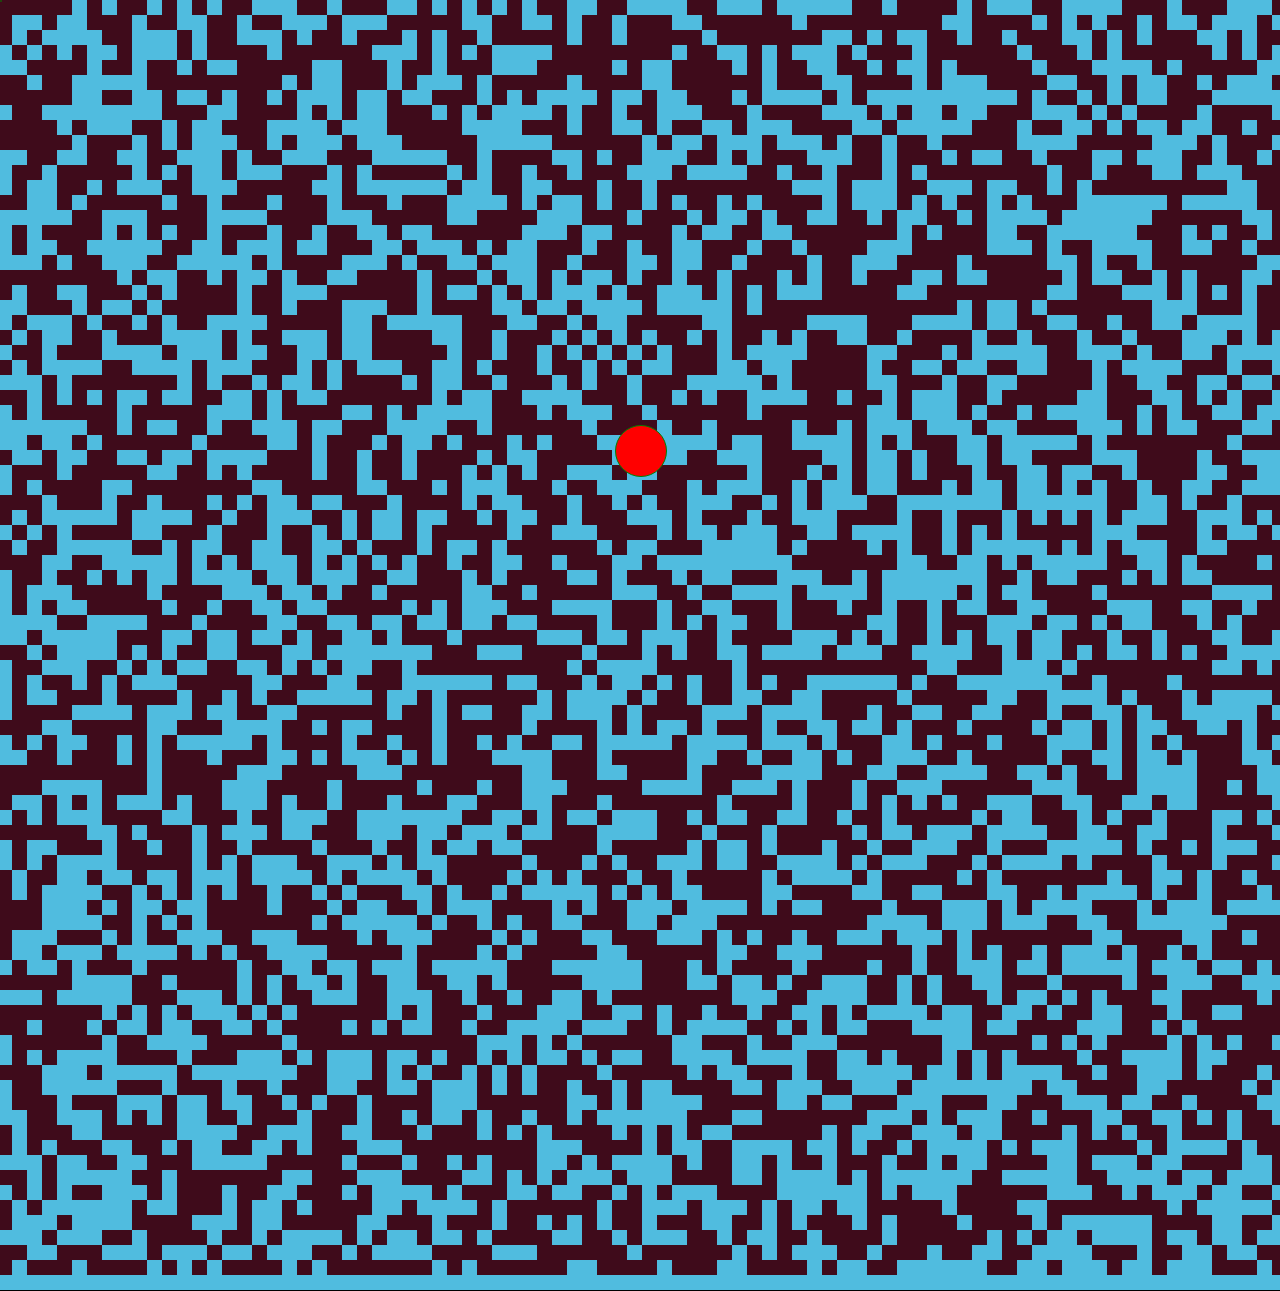
<file: portfolio/html/webGame.html>
<!doctype html>
<html>
  <head>
    <meta charset="utf-8">
    <title>title</title>
    <link rel="stylesheet" href="css/0000ver.css">

  </head>
  <body onresize="resize()" onkeydown="keyPress()" onkeyup="keyUp()">

    <div id="position"></div>
    <div id="player"></div>
    <div id="userScreen">
      <!--
      <img src="../img/mMiro.png" alt="" id="map">
      -->
      <canvas id="object" width="0" height="0"></canvas>
      <canvas id="map" width="0" height="0"></canvas>
    </div>

    <script type="text/javascript" src="js/0000ver.js"></script>
  </body>
</html>
</file>
<file: portfolio/css/style.css>
body {  font-family: 'Open Sans', sans-serif;}
.site-name {  font-family: 'Raleway', sans-serif;  font-weight: 600;}
html,
body {  height: 100%;}
body {  font-size: 15px;  line-height: 1.50;  color: #333333;  background-color: #fff;  position: relative;}
h1,
h2,
h3,
h4,
h5,
h6 {  color: #333333;}
h1 {  font-size: 34px;  font-weight: 500;  margin-bottom: 20px;}
h2 {  font-size: 28px;  margin-bottom: 15px;    line-height: 40px;}
h3 {  font-size: 22px;}
h4 {  font-size: 18px;  font-weight: 700;}
h5 {  font-size: 16px;  text-transform: uppercase;  font-weight: 700;}
h6 {  font-weight: 700;}
h1 span,
h2 span,
h3 span,
h4 span {  color: #442D1D;}
.text-colored {  color: #442D1D;}
a {  color: #AF7B42;;}
a:hover {  color: #442D1D;}
a:focus,
a:active {  outline: none;}
.large {  font-size: 18px;}
img {  display: block;  max-width: 100%;  height: auto;  margin:0 auto;}
.list-unstyled li {  padding: 5px 0;}
.list-horizontal {  padding: 15px 0;}
.list-horizontal-item img {  display: block;  margin: 0 auto;}
.list-icons {  padding: 0;  margin: 20px 0;  list-style: none;  font-size: 18px;}
.list-icons li {  padding: 0 0 15px 0;}
blockquote {  border-left: none;  padding-left: 0;  padding-right: 0;}
blockquote p {color:#333333;}
.title {  margin-top: 0;}


*{margin:0; padding:0;}
html,body{margin:0; padding:0; box-sizing:border-box;}

.shadow1{box-shadow:-20px 20px 20px rgba(153,153,153,0.5);}
#banner1{width: 100%; position:relative;}
#banner1 .bora{    position: absolute;  z-index: 1010px; top: 375px;   text-align: center;  width: 100%;}
#banner1 .bora h1{font-size: 15px; font-weight: 500; line-height: 42px; margin-bottom: 20px; color: rgb(44, 44, 44); font-family: kopubdotum;}
#about{font-size:38px; font-weight:700;}
#services{text-indent:100px;}
.modal-body img{width:750px; height:500px;}
.hello { background-color:#FEF0D8 !important}
.popp { display:none;}
@media screen and (max-width:650px)
{	#banner1 .bora{position:relative; margin-top:-80px; left:27%}
.slick-prev, .slick-next{visibility:hidden;}
}

.header {  color: #ffffff;  background-color: rgba(0, 0, 0, 0.10);  padding: 10px 0;  -webkit-transition: all 0.2s ease-in-out;  -moz-transition: all 0.2s ease-in-out;  -o-transition: all 0.2s ease-in-out;  -ms-transition: all 0.2s ease-in-out;  transition: all 0.2s ease-in-out;}
.banner {  width: 100%;  height: 100%;  min-height: 100%;  position: relative;  color:rgba(85,85,85,1.00);}
.banner-image {  vertical-align: middle;  min-height: 100%;  width: 100%;}

.banner-caption {
  position: absolute;  top: 70%;  left:-120px;   width: 700px;  height: 200px;  /*z-index: 2;*/}
.subfooter {  background-color: rgba(133,133,133,0.75);  color:white;  border-top: 1px solid #f3f3f3;  border-bottom: 1px solid #f3f3f3;  padding: 40px 0;}
.section {  padding: 80px 0;}





.service{background-color: #fff1de;}
.default-bg {  background-color: #222222;  color: #ffffff;}
.default-bg.blue {      background: linear-gradient( to right, #442D1D, #B8986F,#AF7B42 );}
.translucent-bg {  color: #f2f2f2;}
.default-bg h1,
.default-bg h2,
.default-bg h3,
.default-bg h4,
.default-bg h5,
.default-bg h6,
.translucent-bg h1,
.translucent-bg h2,
.translucent-bg h3,
.translucent-bg h4,
.translucent-bg h5,
.translucent-bg h6 {  color: #ffffff;}
.default-bg blockquote footer,
.translucent-bg blockquote footer {  color: #cccccc;}
.default-bg a,
.translucent-bg a {  color: #ffffff;  text-decoration: underline;}
.default-bg a:hover,
.translucent-bg a:hover {  text-decoration: none;}
.translucent-bg {  -webkit-background-size: cover !important;  -moz-background-size: cover !important;  -o-background-size: cover !important;  background-size: cover !important;  background-position: 50% 0;  background-repeat: no-repeat;  z-index: 1;  position: relative;}
.translucent-bg .translucent-bg {  margin-top: 80px;  z-index: 3;}
.translucent-bg:after {  content: "";  position: absolute;  top: 0;  left: 0;  z-index: 2;  width: 100%;  height: 100%;  background-color: rgba(0, 0, 0, 0.7);}
.translucent-bg.blue:after {  background-color: rgba(85, 172, 238, 0.7);}
.translucent-bg .container {  z-index: 3;  position: relative;}



.object-non-visible {  opacity: 0;  filter: alpha(opacity=0);}
.object-visible,
.touch .object-non-visible {  opacity: 1 !important;  filter: alpha(opacity=100) !important;}


@-moz-document url-prefix() {  .object-visible,  .touch .object-non-visible {  	-webkit-transition: opacity 0.6s ease-in-out;  	-moz-transition: opacity 0.6s ease-in-out;  	-o-transition: opacity 0.6s ease-in-out;  	-ms-transition: opacity 0.6s ease-in-out;  	transition: opacity 0.6s ease-in-out;  }}
.space {  padding: 20px 0;}
.pr-10 {  padding-right: 10px;}
.pl-10 {  padding-left: 10px;}
.pb-clear {  padding-bottom: 0;}


.banner-caption h2,
.banner-caption h3,
.banner-caption h4,
.banner-caption h5,
.banner-caption h6 {  color: #ffffff;}
.banner-caption h1 {  color:rgba(67,67,67,1.00);  font-size: 40px;}
.subfooter p {  margin-bottom: 0;}


.btn {  padding: 8px 15px;  font-size: 14px;  line-height: 1.42857143;  min-width: 160px;  text-align: center;  border-radius: 0;  text-transform: uppercase;  -webkit-transition: all 0.2s ease-in-out;  -moz-transition: all 0.2s ease-in-out;  -ms-transition: all 0.2s ease-in-out;  -o-transition: all 0.2s ease-in-out;  transition: all 0.2s ease-in-out;}
.btn-default {  color: #AF7B42;;;  border: 1px solid #cccccc;}
.btn-default:hover {  color: #AF7B42;;  font-weight:bold;  background-color: #ffffff;  border-color: #ffffff;  box-shadow:0px 2px 5px rgba(153,153,153,0.3);}


.panel-group .panel {  -webkit-border-radius: 0px;  -moz-border-radius: 0px;  border-radius: 0px;  border: none;}
.panel-default > .panel-heading {  padding: 0;  outline: none;  border: none;  -webkit-border-radius: 0;  -moz-border-radius: 0;  -o-border-radius: 0;  border-radius: 0;  width: 100%;}
.panel-default > .panel-heading + .panel-collapse > .panel-body {  border: 1px solid #f0f0f0;  border-top: none;  background-color: #f2f2f2; color:#333333;}
.panel-heading a {  font-weight: 400;  padding: 12px 35px 12px 15px;  display: inline-block;  width: 100%;  background-color: #A66F47;  color: #ffffff;  position: relative;  text-decoration: none;}
.panel-heading a.collapsed {  color: #333;  background-color:#ffffff;}
.panel-heading a:after {  font-family: "FontAwesome";  content: "\f147";  position: absolute;  right: 15px;  font-size: 14px;  font-weight: 300;  top: 50%;  line-height: 1;  margin-top: -7px;}
.panel-heading a.collapsed:after {  content: "\f196";}
.panel-heading a:hover {  text-decoration: none;  background-color: #A66F47;  color: #ffffff;}
.panel-title a i {  padding-right: 10px;  font-size: 20px;}


.nav-pills > li.active > a,
.nav-pills > li.active > a:hover,
.nav-pills > li.active > a:focus,
.nav-pills > li > a:hover {  background-color: #AF7B42;;  border-color: #AF7B42;;  color: #ffffff;}
.nav-pills > li > a {  border-radius: 0;  padding: 8px 20px;  border: 1px solid #cacaca;  color: #666666;  font-size: 12px;  text-transform: uppercase;  font-weight: 300;}


.form-control {  height: 45px;  -webkit-border-radius: 0px;  -moz-border-radius: 0px;  border-radius: 0px;}
.form-control-feedback {  color: #cccccc;}
.has-feedback label.sr-only ~ .form-control-feedback {  top: 15px;}
textarea {  resize: vertical;}


.modal-content {  -webkit-border-radius: 0px;  -moz-border-radius: 0px;  border-radius: 0px;}
.modal-header {  background-color: #AF7B42;;  color: #ffffff;}
.modal-header h4 {  color: #ffffff;}
.modal-header .close {  font-weight: 300;  color: #FFFFFF;  text-shadow: none;  filter: alpha(opacity=100);  opacity: 1;}


@media (min-width:1200px) {  .modal-lg {  	width: 1140px;  }}


.media .fa {  font-size: 24px;  width: 40px;  height: 25px;  line-height: 25px;  padding: 0 5px;  text-align: center;}


.header .navbar {  margin-bottom: 0;}
.main-navigation .navbar-default {  background-color: transparent;  border: none;}
.main-navigation .navbar-default .navbar-nav > li > a {  color: #fff;  padding: 10px 20px;  font-size: 18px;  font-weight: 600;}
.main-navigation .navbar-default .navbar-nav > li.active > a {  background-color: transparent;      color: #442D1D;}
.main-navigation .navbar-default .navbar-nav > li > a:hover,
.main-navigation .navbar-default .navbar-nav > li.active > a:hover {      color: #442D1D;}
@media (min-width:768px) {  .main-navigation .navbar-default .navbar-nav > li > a {  	padding-top: 30px;  	padding-bottom: 30px;  	-webkit-transition: all 0.3s ease-in-out;  	-moz-transition: all 0.3s ease-in-out;  	-o-transition: all 0.3s ease-in-out;  	-ms-transition: all 0.3s ease-in-out;  	transition: all 0.3s ease-in-out;  }}
@media (min-width:768px) and (max-width:991px) {  .main-navigation .container-fluid {  	padding-left: 0;  	padding-right: 0;  }  .navbar-nav {  	float: left !important;  }}
@media (max-width:767px) {  .header.navbar-fixed-top {  	position: absolute;  }}


.fixed-header-on .header {  background-color: rgba(133,133,133,0.75);  padding: 5px 0;}
.fixed-header-on .site-name {  font-size: 20px;  font-weight: 600;}
.fixed-header-on .logo {  -webkit-transform: scale(0.8);  transform: scale(0.8);  margin-top: 0;  margin-bottom: 0;}
@media (min-width:768px) {  .fixed-header-on .navbar-default .navbar-nav > li > a {  	padding-top: 20px;  	padding-bottom: 20px;  }}
@media (max-width:991px) {  .fixed-header-on .logo,  .fixed-header-on .site-name,  .fixed-header-on .site-slogan {  	display: none;  }}


.logo {  margin: 10px 10px 10px 0;  -webkit-transition: all 0.3s ease-in-out;  -moz-transition: all 0.3s ease-in-out;  -o-transition: all 0.3s ease-in-out;  -ms-transition: all 0.3s ease-in-out;  transition: all 0.3s ease-in-out;}
.logo,
.site-name-and-slogan {  float: left;}
.site-name {  font-size: 26px;  -webkit-transition: all 0.3s ease-in-out;  -moz-transition: all 0.3s ease-in-out;  -o-transition: all 0.3s ease-in-out;  -ms-transition: all 0.3s ease-in-out;  transition: all 0.3s ease-in-out;}
.site-name a {  color: #ffffff;}
.site-name a:hover {  text-decoration: none;}
.site-slogan {  font-size: 12px;  font-weight: 600;}


.testimonial .media-left {  width: 60px;}


.social-links {  padding: 0;  list-style: none;  margin: 15px 0;}
.social-links li {  margin: 10px 25px 10px 0;  display: inline-block;  font-size: 36px;}
.social-links li a {  color: #333333;  -webkit-transition: all 0.2s ease-in-out;  -moz-transition: all 0.2s ease-in-out;  -o-transition: all 0.2s ease-in-out;  -ms-transition: all 0.2s ease-in-out;  transition: all 0.2s ease-in-out;}
.social-links li.twitter a:hover {  color: #AF7B42;;}
.social-links li.skype a:hover {  color: #00aff0;}
.social-links li.instagram a:hover {  color: #C3F;}
.social-links li.googleplus a:hover {  color: #dd4b39;}
.social-links li.youtube a:hover {  color: #b31217;}
.social-links li.flickr a:hover {  color: #ff0084;}
.social-links li.facebook a:hover {  color: #3b5998;}
.social-links li.pinterest a:hover {  color: #cb2027;}


.filters {  margin: 0 0 30px 0;}
.filters .nav-pills > li {  margin-right: 2px;  margin-bottom: 2px;}
.filters .nav-pills > li + li {  margin-left: 0px;}
.text-center.filters .nav-pills > li {  margin-right: 2px;  margin-left: 2px;  margin-bottom: 2px;  display: inline-block;  float: none;}
.isotope-container {  overflow: hidden;}
.isotope-item {  margin-bottom: 20px;}
.isotope-item .btn-default {  color: #999999;}
.isotope-item .btn-default:hover {  color:rgb(255, 255, 255);  background-color:#AF7B42;  border:none;}
@media (max-width:480px) {  .filters .nav-pills > li {  	width: 100%;  	display: block;  }}


.overlay-container {  position: relative;  display: block;  overflow: hidden;}
.overlay {  position: absolute;  top: 0;  bottom: -1px;  left: 0;  right: -1px;  background-color: rgb(68, 45, 29,0.8);  cursor: pointer;  overflow: hidden;  opacity: 0;  filter: alpha(opacity=0);  -webkit-transform: scale(0.8);  transform: scale(0.8);  -webkit-transition: all linear 0.2s;  -moz-transition: all linear 0.2s;  -ms-transition: all linear 0.2s;  -o-transition: all linear 0.2s;  transition: all linear 0.2s;}
.overlay:hover {  text-decoration: none;}
.overlay span {  position: absolute;  display: block;  bottom: 10px;  text-align: center;  width: 100%;  color: #ffffff;  font-size: 13px;  font-weight: 300;}
.overlay i {  position: absolute;  left: 50%;  top: 50%;  font-size: 18px;  line-height: 1x;  color: #ffffff;  margin-top: -8px;  margin-left: -8px;  text-align: center;}
.overlay-container:hover .overlay {  opacity: 1;  filter: alpha(opacity=100);  -webkit-transform: scale(1);  transform: scale(1);}

.shadow1{    margin-top: 105px;}
.popp{padding-left: 180px;}
</file>
<file: portfolio/css/habilidades.css>
@charset "UTF-8";
.habilidades_contenedor {


}



#new{margin: 50px 50px 0px 0px;
	float: right;
}

#new ul{ list-style: none;}
#new ul li{
	position: relative;
	overflow: hidden;
	margin-left: 40px;
	float: left;

	width: 130px;
	height: 130px;
	border-radius: 130px;
}
#new ul li img{
	height: 130px;
	width: 130px;
	position: absolute;
	transition: all 0.5s;
}
#new ul li img:hover{
	opacity: 0.5;

}


.link{
	margin: 5px 0px 0px 0px;
	float: left;
}


#candyRoom {
	top : 0px;
	left : 0px;
	z-index: 1000;
	position: absolute;
	background-color: rgba(30, 30, 30, 0.0);
 }
 /*width*/
#codeconSkills {
font-size: 15px;
height: auto;
margin: 0 auto;
padding: 8px 0px;
vertical-align: bottom;
width: 300px;
}


#codeconSkills p{color: #333333; position:absolute; z-index: 999999; line-height: 30px; margin-left: 25px; font-size: 14px; }
#codeconSkills img {
width: 50px;
height:50px;

position: absolute;
right: -70px;
display: none;
}

.codeconSkillbar {
width: 100%;
height: 30px;
position: relative;
background: rgba(17, 17, 17, .3);
border-radius: 25px;
}
#codeconHTML {
width: 100%;
animation: Animate-HTML 4s;
-webkit-animation: Animate-HTML 4s;
-moz-animation: Animate-HTML 4s;
-o-animation: Animate-HTML 4s;
height: 50px;
position: absolute;
background-color: #ea8564;
}
@keyframes Animate-HTML {
from {
width: 10px;
}
to {
width: 100%}
}@-webkit-keyframes Animate-HTML {
from {
width: 10px;
}
to {
width: 100%}
}@-moz-keyframes Animate-HTML {
from {
width: 10px;
}
to {
width: 100%}
}@-o-keyframes Animate-HTML {
from {
width: 10px;
}
to {
width: 100%}
}
#codeconCSS {
animation: Animate-CSS 5s;
-webkit-animation: Animate-CSS 5s;
-moz-animation: Animate-CSS 5s;
-o-animation: Animate-CSS 5s;
width: 70%;
height: 50px;
position: absolute;
background-color: #55a69f;
}
@keyframes Animate-CSS {
from {
width: 10px;
}
to {
width: 70%}
}@-webkit-keyframes Animate-CSS {
from {
width: 10px;
}
to {
width: 70%}
}@-moz-keyframes Animate-CSS {
from {
width: 10px;
}
to {
width: 70%}
}@-o-keyframes Animate-CSS {
from {
width: 10px;
}
to {
width: 70%}
}
#codeconjQuery {
animation: Animate-jQuery 5s;
-webkit-animation: Animate-jQuery 5s;
-moz-animation: Animate-jQuery 5s;
-o-animation: Animate-jQuery 5s;
width: 50%;
height: 50px;
position: absolute;
background-color: #99856d;
}


.skillBar {
	width: 5%;
	height: 30px;
	position: absolute;
	background-color: transparent;
	transition: 3s;
	-webkit-transform: translateZ(0);
   -moz-transform: translateZ(0);
   -ms-transform: translateZ(0);
   -o-transform: translateZ(0);
   transform: translateZ(0);
   border-radius: 25px;
}

@keyframes Animate-jQuery {
from {
	width: 10px;
}
to {
	width: 50%}
}
@-webkit-keyframes Animate-jQuery {
	from {
		width: 10px;
	}
	to {
		width: 50%
	}
}
@-moz-keyframes Animate-jQuery {
	from {
		width: 10px;
	}
	to {
		width: 50%
	}
}
@-o-keyframes Animate-jQuery {
	from {
		width: 10px;
	}
	to {
		width: 50%
	}
}
#codeconCakePHP {
	animation: Animate-CakePHP 5s;

	width: 60%;
	height: 50px;
	position: absolute;
	background-color: #2f96b4;
}

@keyframes Animate-CakePHP {
from {
		width: 10px;
}
to {
		width: 60%
	}
}


.codeconSkillArea {
z-index: 1;
float: left;
//position: absolute;
margin-top: 15px;
margin-left: 0px;
text-shadow: none;
color: #fff;
//font-family: Lato-Regular, sans-serif;
font-size: 18px;
}
.PercentText {
z-index: 3;
position: relative;
padding-right: 15px;
margin-top: 15px;
float: right;
text-shadow: none;
color: #fff;
//font-family: Lato-Regular, sans-serif;
font-size: 18px;
}
</file>
<file: site06/css/style.css>
@charset "utf-8";/* CSS Document */

@import url('https://fonts.googleapis.com/css?family=Open+Sans:700');

* {margin:0;padding:0;list-style:none;}
a {text-decoration:none;}
img { vertical-align:top;}

header {height:900px;background:url(../img/main.jpg) no-repeat center;background-size:cover;}
  
div.menu {height:80px;/*background-color:#18161c;*/ position:absolute;width:100%;top:0;}
div.wrapper {width:960px;height:105px;margin:auto;}
div.wrapper h1 {float:left;}
div.wrapper ul {float:right;}
div.wrapper ul li {float:left;line-height:80px;}
div.wrapper ul li a {color:#fff;font-family:'arial';font-size:16px;display:block;padding:0 40px 0 40px; text-transform:uppercase;}
div.wrapper ul li:first-child a {}

div.explain {width:960px;margin:auto;color:#fff;}
div.wrapper2 {width:480px;padding-top:220px;height:430px;font-family:'sans-serif';font-weight:bold;text-align:center;}
div.logo2 {font-size:40px;}
div.wrapper2 h2 {font-size:130px;margin-top:-30px;}
div.wrapper2 h3 {font-size:50px;margin-top:-20px;}
div.wrapper2 p {font-size:20px;font-family:normal;margin:0 auto;}
div.shop {width:150px;height:60px;background-color:#555;margin:40px auto 0;line-height:60px;font-size:30px;color:#fff;cursor:pointer;}
div.shop:hover {background-color:#2a46d3;}



section {height:850px;padding-top:140px;}
section div.wrapper3 {width:960px;height:720px;margin:0 auto;}
section div.wrapper3 h2 { width:500px;height:40px;line-height:40px;margin:0 auto;text-align:center;font-size:35px;font-family:'arial'}
section div.wrapper3 h2:before { display:block;content:'';width:130px;height:20px;float:left;border-bottom:2px solid #535357;}
section div.wrapper3 h2:after { display:block;content:'';width:130px;height:20px;float:right;border-bottom:2px solid #535357;}


section div.s1 {width:300px;height:620px;margin:60px 10px 56px 10px;/*background-color:#999*/;text-align:center;float:left;}
section div.s1 h3 {width:50px;border-bottom:6px solid #93dbda;margin:0 auto;color:#93dbda;font-size:80px;font-family:'arial';} 
section div.s1 > p {color:#93dbda;margin-top:15px;font-size:25px;font-family: 'Open Sans', sans-serif;}
section div.sback > p {margin-top:50px;font-size:12px;line-height:20px;font-family: 'NanumGothic';font-weight:bold;}
section div.sback {width:300px;height:488px;margin-top:20px;background:url(../img/color_s.jpg) no-repeat;position:relative;cursor:pointer;}
section div.sback img {position:absolute;top:10px;left:0;transition:all .4s ease;}
section div.sback h4 {padding-top:355px;font-size:20px;color:#fff;font-family:'arial';}


section div.e1 {width:300px;height:620px;margin:60px 10px 56px 10px;float:left;text-align:center;}
section div.e1 h3 {width:50px;border-bottom:6px solid #d83d7b;margin:0 auto;color:#d83d7b;font-size:80px;font-family:'arial';} 
section div.e1 > p {color:#d83d7b;margin-top:15px;font-size:25px;font-family: 'Open Sans', sans-serif;}
section div.eback > p {margin-top:50px;font-size:12px;line-height:20px;font-family: 'NanumGothic';font-weight:bold;}
section div.eback {width:300px;height:488px;margin-top:20px;background:url(../img/color_e.jpg) no-repeat;position:relative;cursor:pointer;}
section div.eback img {position:absolute;top:10px;left:0;transition:all .4s ease;}
section div.eback h4 {padding-top:355px;font-size:20px;color:#fff;font-family:'arial';}


section div.b1 {width:300px;height:620px;margin:60px 10px 56px 10px;float:left;text-align:center;}
section div.b1 h3 {width:50px;border-bottom:6px solid #1b1a20;margin:0 auto;color:#1b1a20;font-size:80px;font-family:'arial';} 
section div.b1 > p {color:#1b1a20;margin-top:15px;font-size:25px;font-family: 'Open Sans', sans-serif;}
section div.bback > p {margin-top:50px;font-size:12px;line-height:20px;font-family: 'NanumGothic';font-weight:bold;}
section div.bback {width:300px;height:488px;margin-top:20px;background:url(../img/color_b.jpg) no-repeat;position:relative;cursor:pointer;}
section div.bback img {position:absolute;top:10px;left:0;transition:all .4s ease;}
section div.bback h4 {padding-top:355px;font-size:20px;color:#fff;font-family:'arial';}
section { position:relative;}
 

article {height:850px;background:url(../img/media_back.jpg) no-repeat center;padding-top:140px;background-size:cover;}
article div.wrapper4 {width:960px;height:700px;margin:0 auto;}
article div.wrapper4 h2 { width:450px;height:40px;line-height:40px;margin:0px auto 60px;text-align:center;color:#fff;font-size:35px;font-family:'arial'}
article div.wrapper4 h2:before { display:block;content:'';width:130px;height:20px;float:left;border-bottom:2px solid #fff;}
article div.wrapper4 h2:after { display:block;content:'';width:130px;height:20px;float:right;border-bottom:2px solid #fff;}
article div.contents {width:960px;height:626px;position:relative;}

article div.movie {width:940px;height:529px;margin:0 auto;background-color:#ddd;}
article div.movie img { width:100%;  height:100%;}
 

article div.slider {overflow:hidden;position:relative;}
article ul.picture {overflow:hidden;position:relative;}
article ul.picture li {float:left;text-align:center;cursor:pointer;}
article ul.picture li img {width:220px;height:131px;margin:20px 10px 0;}
article div.button > div {position:absolute;top:100%;margin-top:-32px;z-index:100;cursor:pointer;}
article div.prev {left:-64px;}
article div.next {right:-64px;}

div.wrapper5 {width:920px;height:680px;margin:0 auto 60px;padding-top:140px;}
div.wrapper5 h2 {width:450px;height:40px;line-height:40px;margin:0px auto 60px;text-align:center;font-size:35px;font-family:'arial'}
div.wrapper5 h2:before { display:block;content:'';width:130px;height:20px;float:left;border-bottom:2px solid #535357;}
div.wrapper5 h2:after { display:block;content:'';width:130px;height:20px;float:right;border-bottom:2px solid #535357;} 

#es {position:relative;}
#es p.sero3 { position:absolute;top:47%;left:-30px;margin-top:-10px;transform:rotate(270deg);width:100px;color:#ccc}
#es p.sero4 {position:absolute;top:50%;right:-30px;margin-top:-10px;transform:rotate(90deg);width:100px;color:#ccc}
div.inner {width:530px;height:282px;float:left;margin-bottom:20px;position:relative;overflow:hidden;}
div.inner2 {width:370px;height:584px;float:right;position:relative;overflow:hidden;}
div.inner3 {width:530px;height:282px;float:left;position:relative;overflow:hidden;}
div.line {width:500px;height:252px;line-height:252px;}
div.line2 {width:340px;height:554px;line-height:554px;}
div.line,div.line2{  position:absolute;z-index:20;top:15px;left:15px;border:2px solid #fff;box-sizing:border-box;text-align:center;font-size:24px;font-family: 'NanumGothic';font-weight:bold;color:#fff;transition:color .3s ease;}

div.outer,div.outer2,div.outer3 {width:100%;height:100%;position:absolute;z-index:10;transition:all .4s ease;}
div.outer {box-shadow:inset 0 0 0 265px rgba(27,26,32,0.5);}
div.outer2 {box-shadow:inset 0 0 0 265px rgba(230,65,131,0.5);}
div.outer3 {box-shadow:inset 0 0 0 265px rgba(147,219,218,0.5);}

div.inner:hover div.line {color:rgba(0,0,0,0);}
div.inner2:hover div.line2 {color:rgba(0,0,0,0);}
div.inner3:hover div.line {color:rgba(0,0,0,0);}

div.inner:hover div.outer { box-shadow:inset 0 0 0 15px rgba(27,26,32,0.5);}
div.inner2:hover div.outer2 {box-shadow:inset 0 0 0 15px rgba(230,65,131,0.5);}
div.inner3:hover div.outer3 {box-shadow:inset 0 0 0 15px rgba(147,219,218,0.5);}

div.sback:hover img {transform:scale(1.1,1.1);z-index:100;}
div.eback:hover img {transform:scale(1.1,1.1);z-index:100;}
div.bback:hover img {transform:scale(1.1,1.1);z-index:100;}

div.inner img, div.inner2 img, div.inner3 img {transition:all .4s ease;}
div.inner:hover img {transform:scale(1.1,1.1);}
div.inner2:hover img {transform:scale(1.1,1.1);}
div.inner3:hover img {transform:scale(1.1,1.1);}

footer {width:100%;height:450px;background-color:#181818;}
div.wrapper6 {width:960px;margin:0 auto;padding-top:20px;}
div.area {width:370px;height:285px;float:left;margin:40px 0 0 20px;}
 
 
div.area p, div.area img {float:left;font-size:12px;font-family:'NanumGothic';color:#adb2b6;}
div.area img {margin-top:10px;}
div.area p.tx {margin:40px 0 0 20px;color:#fff;line-height:20px;}
div.area p.tx2 {margin:30px 0 25px;clear:both;}
div.area p.tx3 {line-height:15px;}
div.area p.tx3 span {line-height:90px;font-size:18px;font-family:'Open Sans', sans-serif;font-weight:bold;}
div.area2 {margin-top:30px;width:530px;height:380px;float:left;margin-left:15px;}
div.area2 div.et,div.et2,div.et3,div.et4 {width:265px;height:190px;float:left;text-align:center;}
div.area2 div div {border-bottom:2px solid #fff;padding-bottom:10px; margin:0px 10px;}
div.area2 div.et3, div.et4 {padding-top:30px;}
div.area2 div ul li {line-height:19px;}
div.area2 div {font-size:20px;color:#fff;}
div.area2 ul li a {font-size:12px;color:#adb2b6;display:block;}
div.area2 ul li:first-child a {margin-top:10px;}
div.area2 ul li a:hover {text-decoration:underline;} 

div.menu.fixed {position:fixed;top:0;z-index:9999;width:100%;margin:0 auto;background-color:#18161c;}
div.menu a.active {background-color:rgba(42,70,211,0.8);}
</file>
<file: web02/css/style.css>
@charset "utf-8";
/* CSS Document */

*{ margin:0px; padding:0px; list-style:none; text-decoration:none; color:#333;}
h2 { display:none;}

/*  #3cb149  #1d8844 #434748 */

body { background-color:#FFF; }
div.site { width:1200px; margin: auto;}

header { height:100px;}
header div { margin:30px 0px 0px 30px; float:left;}
nav { float:right; margin:25px 50px 0px 0px; }
nav ul {}
nav ul li {float:left; position:relative;}
nav ul li a { display:block; width:150px; height:50px; border:1px #333 solid; text-align:center; line-height:50px; transition:all 0.5s;}
nav ul li a:hover{ background-color:#3cb149; color:#FFF;}
nav ul li ul { display:none; position:absolute; left:0px; }
nav ul li ul li {}
nav ul li ul li a { background-color:#FFF; font-size:13px;}
nav ul li ul li a:hover { background-color:#1d8844;}

div.slide { height:300px; overflow:hidden;}
div.slide ul {}
div.slide ul li {}
div.slide ul li img { }

div.contents { height:200px; overflow:hidden;}

div.c1 { width:400px; float:left;}
div.c1 h2 { margin-top:10px; padding:0px 0px 0px 15px; display:block; height:30px; border-bottom:1px #000000 solid; line-height:30px; font-size:16px; margin-right:10px; }
div.c1 ul {}
div.c1 ul li { margin: 5px 0px 5px 15px;}
div.c1 ul li a { }
div.c1 ul li a:hover{ color:#3cb149;}
div.c1 ul li span { font-size:12px; color:#666; float:right; margin-right:10px;}

div.c2 { width:400px; float:left;}
div.c2 h2 { margin-top:10px; padding:0px 0px 0px 15px; display:block;height:30px; border-bottom:1px #000000 solid; line-height:30px; font-size:16px; margin-right:10px;} 
div.c2 ul { margin-top: 10px; margin-left:5px;}
div.c2 ul li { float:left; margin-right:10px;}
div.c2 ul li a { transition:all 0.5s;}
div.c2 ul li a:hover { opacity:0.5;}
div.c2 ul li a img {}

div.c3 { width:400px; float:left;}
div.c3 h2 { margin-top:10px; padding:0px 0px 0px 15px; display:block;height:30px; border-bottom:1px #000000 solid; line-height:30px; font-size:16px;}
div.c3 a { }
div.c3 a img {margin:10px 0px 0px 30px;}

footer { height:100px; border-top:1px #434748 solid; margin:30px 0px 0px 0px; padding: 30px 0px 0px 0px;}
div.e1 { float:left;}
div.e1 a {}
div.e1 a img {}

div.e2 { float:left; width:800px; text-align:center;}

div.e3 { float:right;}
div.e3 select {}
div.e3 select option {}



div.popup {}
div.popup dl {}
div.popup dl dt {}
div.popup dl dd {}
div.popup button {}
</file>
<file: web05/css/style.css>
@charset "utf-8";
/* CSS Document */

/*
#0076BE
#E66B27
#FFFFFF
#333333
*/

*{ margin:0px; padding:0px; list-style:none; text-decoration:none;}
h2{ display:none;}
body{}

.site{ width:1200px; margin:0px auto;}

header{ height:100px;}
header .logo{ float:left; margin:25px 0px 0px 10px;}
header .logo a{}
header .logo a img{}

nav { float:right; margin:20px 30px 0px 0px;}
nav ul{ }
nav ul li{ float:left; position:relative;}
nav ul li a{ display:block; width:150px; height:50px; background-color:#0076BE; color:#FFF; font-size:18px; border:1px #333333 solid; text-align:center; line-height:50px; transition:all 0.5s;}
nav ul li a:hover{ background-color:#E66B27;}
nav ul li ul{ display:none; position:absolute; left:0px;}
nav ul li ul li{ }
nav ul li ul li a{ background-color:#ccc; color:#000; font-size:15px;}

.slide{ height:300px; overflow:hidden;}
.slide ul{}
.slide ul li{}
.slide ul li img{}


.contents{ height:200px;}
.contents .c1{ width:400px; float:left; position:relative;}

.contents .c1 div h2.on{ background-color:#0076BE;font-size:22px; color:#FFF; }
.contents .c1 div h2.on a{}

.notice{}
.notice h2{ transition:all 0.5s; text-align:center; line-height:30px; display:block; height:30px; width:100px; border:1px #000 solid; margin:20px 0px 0px 20px; color:#000; font-size:18px;}
.notice h2:hover{ color:#FFFFFF; background-color:#0076BE;  cursor:pointer;}
.notice ul{ margin:10px 0px 0px 10px;}
.notice ul li{}
.notice ul li a{font-size:18px; color:#333;}
.notice ul li span{ float:right; font-size:14px; margin:2px 5px 0px 0px; color:#999;}

.gallery{}
.gallery h2{ transition:all 0.5s; text-align:center; line-height:30px;display:block; height:30px; width:100px; border:1px #000 solid; margin:20px 0px 0px 25px; position:absolute; color:#000; left:100px; top:0px; color:#000; font-size:18px;}
.gallery h2:hover{background-color:#0076BE; color:#FFFFFF; cursor:pointer;}
.gallery ul{ display:none;}
.gallery ul li{ float:left; margin-left:10px; margin-top:10px;}
.gallery ul li a{}





.contents .c2{ width:400px; float:left;}
.contents .c2 img{ margin:20px 50px;}

.contents .c3{ width:400px; float:left;}
.contents .c3 a{}
.contents .c3 a img{margin:20px 50px;}


footer{ height:100px; border-top:1px #000 solid;}

footer .d1{ float:left; width:260px; height:100px; }
footer .d1 a{}
footer .d1 a img{margin:25px 30px; width:120px;}

footer .d2{float:left; width:940px; text-align:center; font-size:20px; margin:20px 0px 0px ;}

footer .d3{float:left; width:940px; text-align:center; font-size:20px;}



.popup{ display:none; position:fixed; width:100%; height:100%; left:0px; top:0px; background-color:rgba(30,60,100,0.8);}
.popup dl{ position:relative; width:500px; height:400px; background-color:#FFF; margin:150px auto; border-radius:20px; text-align:center}
.popup dl dt{ font-size:50px; margin:10px;}
.popup dl dd{}
.popup dl button{ position:absolute; transition:all 0.5s; background-color:#0076BE; width:80px; height:30px; border:2px #666 solid; bottom:30px; left:210px;}
.popup dl button:hover{ background-color: #E66B27;}


/*
<div class="popup">
  <h2>팝업창</h2>
  <dl>
    <dt>제목목목목목</dt>
    <dd>내용용용용용용용용용용용용용용용용</dd>
  	<button>닫기</button>
  </dl>
</div>

*/
</file>
<file: web09/css/style.css>
@charset "utf-8";
/* CSS Document */

/*
배경 색 : #ffffff
텍스트 색 : #222328
*/

/*
site : 1000 x 650

A : 300 x 650
B : 700 x 350
C : 700 x 200
  >c1 : 300 x 200
  >c2 : 200 x 200
  >c3 : 200 x 200
D : 700 x 100
*/


*{ margin:0px; padding:0px; list-style:none; text-decoration:none; color:#222328;}
h2{ display:none;}
body{}

.site{ width:1000px;}


header{ width:280px; height:650px; float:left; margin-right:18px; border-right:2px #222328 solid;}

header .logo{}
header .logo a{}
header .logo a img{ margin: 40px 0px 50px 35px;}

header nav{ }
header nav ul{ margin:5px 0px 0px 35px; position:relative; z-index:10; }
header nav ul li{ width:202px;}
header nav ul li a{ display:block; width:200px; height:70px; background-color:#ADD3FE; border:1px #000 solid;
font-size: 25px; transition:all 0.5s; text-align:center; line-height:70px; }
header nav ul li a:hover{background-color:#21548B; color:#fff;}
header nav ul li ul{ position:absolute; margin:0px 0px 0px 0px; top:0px; left:201px;}
header nav ul li ul li{}
header nav ul li ul li a{height:50px; background-color:#ADD3FE; border:1px #000 solid; font-size: 20px; transition:all 0.5s; text-align:center; line-height:50px;}
header nav ul li ul li a:hover{background-color:#21548B; color:#fff;}



.slide{ width:700px; height:350px; float:left;}

.slide ul{}
.slide ul li{}
.slide ul li a{}
.slide ul li a img{}


.contents{ width:700px; height:200px; float:left;}

.c1{ width:300px; height:200px; float:left; position:relative;}
.c1 h2{ display:block; position:absolute; top:0px; left:0px; margin: 30px 0px 0px 6px; color:#666; font-size:20px; transition:all 0.5s;}
.c1 h2:hover{ margin: 20px 0px 0px 6px; color:#222328; font-size:23px; cursor:pointer;}
.c1 h2.on{ margin: 20px 0px 0px 6px; color:#222328; font-size:23px;}


.notice{}
.notice ul{ margin: 70px 3px 0px 3px;}
.notice ul li{}
.notice ul li a{ font-size:17px; color:#222328; transition:all 0.5s;}
.notice ul li a:hover{ color:#00C; text-decoration:underline;}
.notice ul li span{ float:right; font-size:12px; color:#666; margin:3px 0px 0px 0px;}

.gallery{}
.gallery h2{ left:105px;}
.gallery ul{ display:none;}
.gallery ul li{ float:left; margin: 70px 8px 0px 8px;}
.gallery ul li a{}
.gallery ul li a img{ border:0px #069 solid; border-radius:20px; transition:all 0.5s;}
.gallery ul li a img:hover{ border:4px #009 solid;}


.c2{ width:200px; height:200px; float:left; position:relative;}
.c2 a{}
.c2 a img.banner{ position:absolute; width:150px; height:150px; margin:25px;}
.c2 a img.banner_{ position:absolute; width:150px; height:150px; margin:25px; border:0px #F33 inset; border-radius:200px; transition:all 0.8s;}
.c2 a img.banner_:hover{ width:180px; height:180px; border:15px #F33 inset; margin:-8px;}

.c3{ width:200px; height:200px; float:left;}
.c3 a{}
.c3 a img{width:150px; margin:25px; transition:all 0.5s;}
.c3 a img:hover{width:180px; margin:10px;}


footer{ width:700px; height:98px; float:left; border-top:2px #222328 solid;}

.d1{ width:200px; height:100px; float:left;}
.d1 a{}
.d1 a img{ margin:30px 0px 30px 30px; width: 150px;}

.d2{ float:left; width:500px; margin-top:25px; text-align:center;}

.d3{ float:left; width:500px; text-align:center;}


.popup{ width:100%; height:100%; position:fixed; top:0px; left:0px; display:none; background-color:rgba(40,50,120,0.8);}
.popup dl{ width:700; height:500px; background-color:fff; border-radius:60px; margin:100px auto; position:relative;}
.popup dl dt{ font-size:40px; text-align:center; margin:50px 0px;}
.popup dl dd{ font-size:20px; text-align:center;}
.popup dl button{ width:80px; height:30px; background-color:#D2D2FF; position:absolute; top:450px; left:310px; transition:all 0.5s;}
.popup dl button:hover{ background-color:#1E65EA;}
</file>
<file: portfolio/html/css/0000ver.css>
div{
  border: 1px solid green;
}

body{
  /*cursor:none;*/
  /*cursor: url("./scope.png"), pointer;*/
  margin: 0px;
  overflow: hidden;
}

#userScreen{
  /*position: absolute;*/
  width: 1000px;
  height: 1000px;
  /*overflow: hidden;*/
  margin: 0px;
}

#object{
  border: 1px solid black;
  z-index: 2;
  position: absolute;
  /*width: 100px;
  height: 100px;
  */
  transform: rotate(0deg);
  transform-origin: 0px 0px;
  margin-left: 100px;
  margin-top: 100px;
}

#map{
  border: 1px solid black;
  z-index: 0;
  position: absolute;
  /*width: 100px;
  height: 100px;
  */
  transform: rotate(0deg);
  transform-origin: 0px 0px;
  margin-left: 100px;
  margin-top: 100px;
}

#player{
  z-index: 1;
  position: absolute;
  width: 5px;
  height: 5px;
  border-radius: 100px;
  margin-left: 0px;
  margin-top: 0px;
  background-color: red;
}

#position{
  z-index: 2;
  opacity: 0.5;
  position: absolute;
}
</file>
<file: portfolio/css/animations.css>
@charset "UTF-8";
@import url(animate.css);


@-webkit-keyframes fadeInDownSmall {
  0% {
    opacity: 0;
    -webkit-transform: translate3d(0, -20px, 0);
    transform: translate3d(0, -20px, 0);
  }

  100% {
    opacity: 1;
    -webkit-transform: translate3d(0, 0, 0);
    transform: translate3d(0, 0, 0);
  }
}

@keyframes fadeInDownSmall {
  0% {
    opacity: 0;
    -webkit-transform: translate3d(0, -20px, 0);
    -ms-transform: translate3d(0, -20px, 0);
    transform: translate3d(0, -20px, 0);
  }

  100% {
    opacity: 1;
    -webkit-transform: translate3d(0, 0, 0);
    -ms-transform: translate3d(0, 0, 0);
    transform: translate3d(0, 0, 0);
  }
}

.fadeInDownSmall {
  -webkit-animation-name: fadeInDownSmall;
  animation-name: fadeInDownSmall;
}

@-webkit-keyframes fadeInLeftSmall {
  0% {
    opacity: 0;
    -webkit-transform: translate3d(-20px, 0, 0);
    transform: translate3d(-20px, 0, 0);
  }

  100% {
    opacity: 1;
    -webkit-transform: none;
    transform: none;
  }
}

@keyframes fadeInLeftSmall {
  0% {
    opacity: 0;
    -webkit-transform: translate3d(-20px, 0, 0);
    -ms-transform: translate3d(-20px, 0, 0);
    transform: translate3d(-20px, 0, 0);
  }

  100% {
    opacity: 1;
    -webkit-transform: none;
    -ms-transform: none;
    transform: none;
  }
}

.fadeInLeftSmall {
  -webkit-animation-name: fadeInLeftSmall;
  animation-name: fadeInLeftSmall;
}

@-webkit-keyframes fadeInRightSmall {
  0% {
    opacity: 0;
    -webkit-transform: translate3d(20px, 0, 0);
    transform: translate3d(20px, 0, 0);
  }

  100% {
    opacity: 1;
    -webkit-transform: none;
    transform: none;
  }
}

@keyframes fadeInRightSmall {
  0% {
    opacity: 0;
    -webkit-transform: translate3d(20px, 0, 0);
    -ms-transform: translate3d(20px, 0, 0);
    transform: translate3d(20px, 0, 0);
  }

  100% {
    opacity: 1;
    -webkit-transform: none;
    -ms-transform: none;
    transform: none;
  }
}

.fadeInRightSmall {
  -webkit-animation-name: fadeInRightSmall;
  animation-name: fadeInRightSmall;
}

@-webkit-keyframes fadeInUpSmall {
  0% {
    opacity: 0;
    -webkit-transform: translate3d(0, 20px, 0);
    transform: translate3d(0, 20px, 0);
  }

  100% {
    opacity: 1;
    -webkit-transform: none;
    transform: none;
  }
}

@keyframes fadeInUpSmall {
  0% {
    opacity: 0;
    -webkit-transform: translate3d(0, 20px, 0);
    -ms-transform: translate3d(0, 20px, 0);
    transform: translate3d(0, 20px, 0);
  }

  100% {
    opacity: 1;
    -webkit-transform: none;
    -ms-transform: none;
    transform: none;
  }
}

.fadeInUpSmall {
  -webkit-animation-name: fadeInUpSmall;
  animation-name: fadeInUpSmall;
}
</file>
